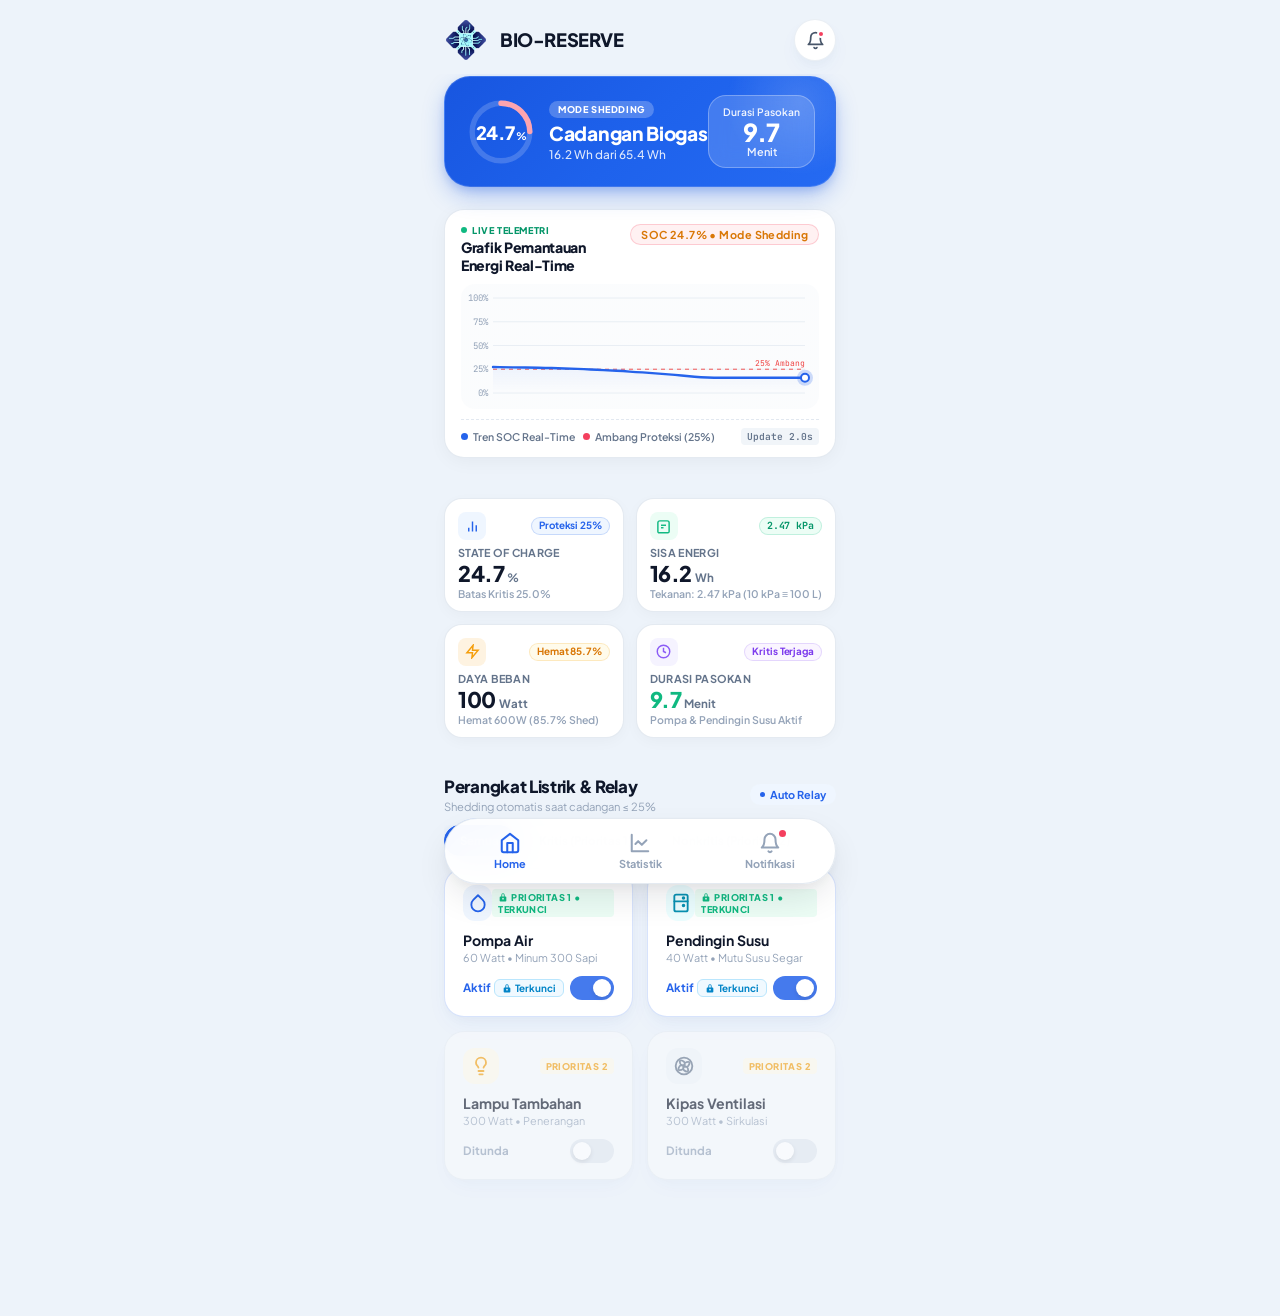
<file: index.html>
<!DOCTYPE html>
<html lang="id">
<head>
  <meta charset="UTF-8" />
  <meta http-equiv="refresh" content="0; url=app/" />
  <title>BIO-RESERVE Redirect</title>
  <script>
    window.location.replace("app/");
  </script>
</head>
<body style="font-family: sans-serif; background: #0a0e17; color: #fff; display: flex; align-items: center; justify-content: center; height: 100vh; margin: 0;">
  <p>Mengarahkan ke BIO-RESERVE Dashboard... <a href="app/" style="color: #10b981;">Klik di sini</a> jika tidak beralih otomatis.</p>
</body>
</html>
</file>
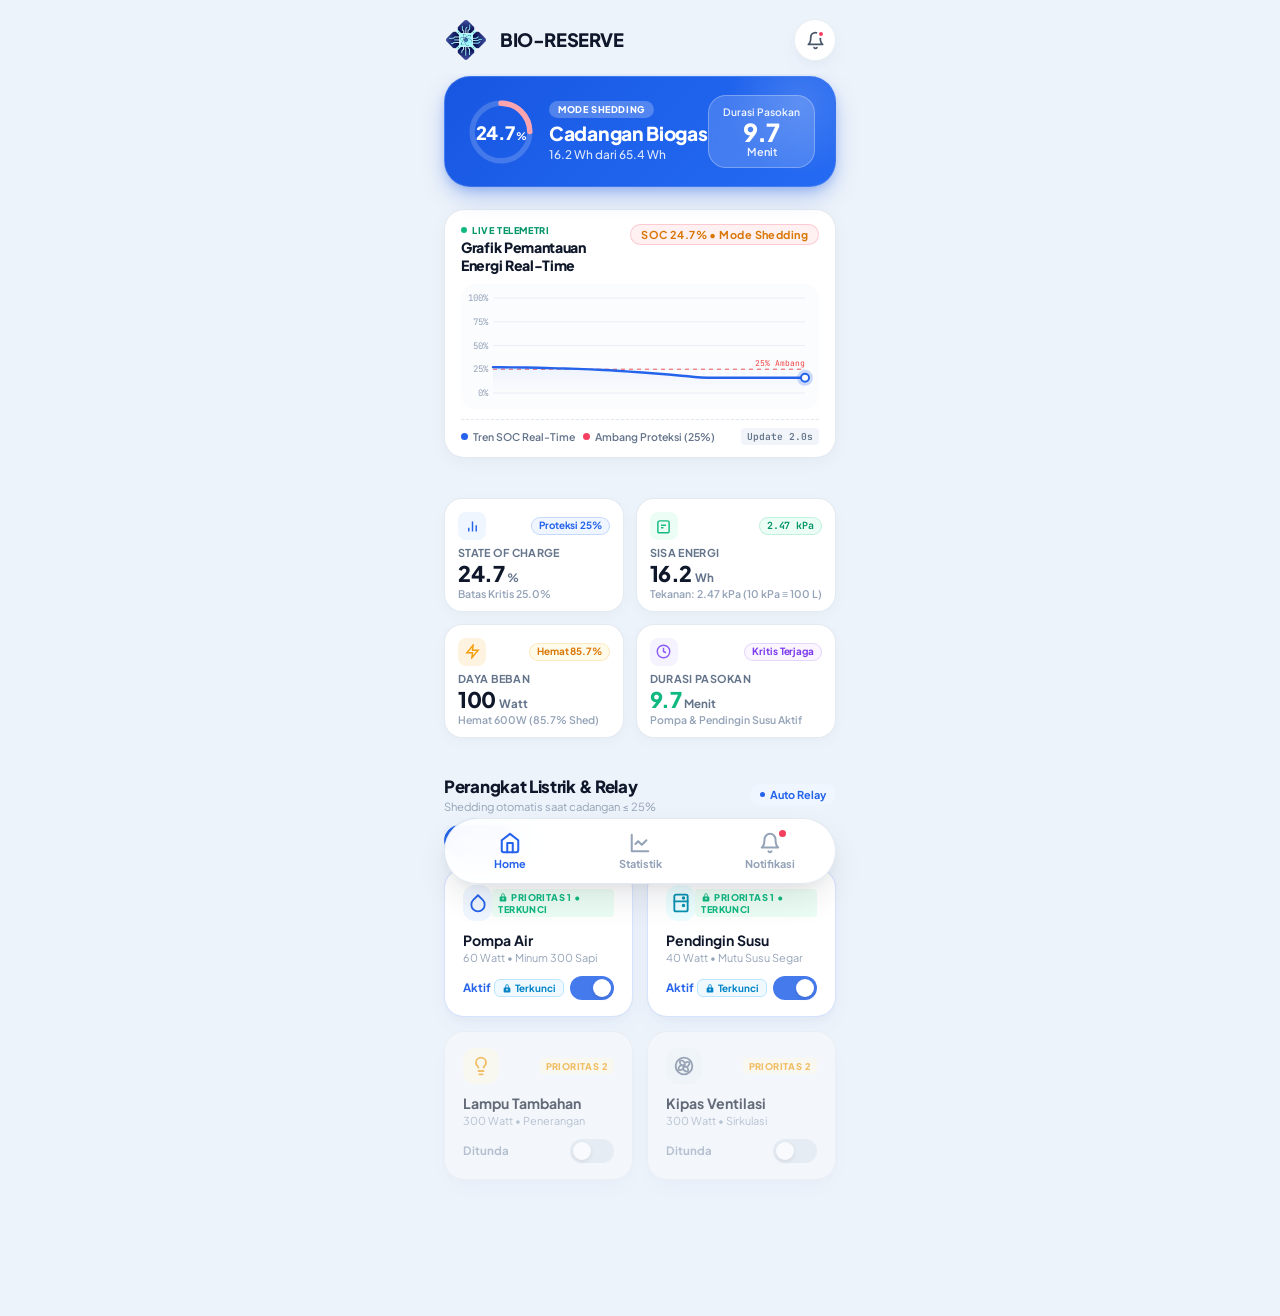
<file: app/index.html>
<!DOCTYPE html>
<html lang="id">
<head>
  <meta charset="UTF-8" />
  <meta name="viewport" content="width=device-width, initial-scale=1.0, maximum-scale=1.0, user-scalable=no, viewport-fit=cover" />
  <title>BIO-RESERVE • Smart Energy Management</title>
  
  <!-- Modern Clean Typography: Plus Jakarta Sans -->
  <link rel="preconnect" href="https://fonts.googleapis.com">
  <link rel="preconnect" href="https://fonts.gstatic.com" crossorigin>
  <link href="https://fonts.googleapis.com/css2?family=Plus+Jakarta+Sans:wght@400;500;600;700;800&family=JetBrains+Mono:wght@500;600;700&display=swap" rel="stylesheet">
  
  <link rel="stylesheet" href="style.css?v=20261016h" />
</head>
<body>

  <!-- Mobile Viewport Container -->
  <div class="app-viewport">

    <!-- TOP HEADER (Clean Title: BIO-RESERVE) -->
    <header class="top-nav-bar">
      <div class="user-profile">
        <div class="avatar-box" title="Logo MATRIX">
          <img src="LOGO_MATRIX.png" alt="Logo MATRIX" style="width: 100%; height: 100%; object-fit: contain; border-radius: inherit;" />
        </div>
        <div class="profile-text">
          <h1 class="welcome-text">BIO-RESERVE</h1>
        </div>
      </div>

      <div class="header-actions">
        <button id="notifBtn" class="circle-btn" aria-label="Pusat Peringatan">
          <svg width="19" height="19" viewBox="0 0 24 24" fill="none" stroke="currentColor" stroke-width="2.2" stroke-linecap="round" stroke-linejoin="round">
            <path d="M18 8A6 6 0 0 0 6 8c0 7-3 9-3 9h18s-3-2-3-9"></path>
            <path d="M13.73 21a2 2 0 0 1-3.46 0"></path>
          </svg>
          <span class="notif-badge-dot active" id="notifBadgeDot"></span>
        </button>
      </div>
    </header>

    <!-- SCROLLABLE CONTENT BODY -->
    <main class="main-content-scroll">

      <!-- ================= TAB VIEW 1: DASHBOARD (HOME) ================= -->
      <div class="page-view active" id="pageDashboard">

        <!-- HERO BLUE CARD (Matches user screenshot) -->
        <section class="hero-blue-card">
          <!-- Left: Circle Dial -->
          <div class="hero-soc-circle">
            <svg class="hero-circle-svg" viewBox="0 0 100 100">
              <circle class="circle-bg" cx="50" cy="50" r="40"></circle>
              <circle class="circle-bar" id="heroCircleBar" cx="50" cy="50" r="40"></circle>
            </svg>
            <div class="hero-circle-text">
              <span class="hero-soc-num" id="heroSocNum">24.7</span><span class="hero-soc-percent">%</span>
            </div>
          </div>

          <!-- Center: MODE SHEDDING + Cadangan Biogas + 16.2 Wh dari 65.4 Wh -->
          <div class="hero-titles">
            <span class="hero-badge-pill" id="heroStatusBadge">MODE SHEDDING</span>
            <h2 class="hero-heading">Cadangan Biogas</h2>
            <span class="hero-sub" id="heroEnergySub">16.2 Wh dari 65.4 Wh</span>
          </div>

          <!-- Right: Durasi Pasokan 9.7 Menit Glass Bubble -->
          <div class="duration-highlight-bubble">
            <span class="dur-label">Durasi Pasokan</span>
            <span class="dur-number" id="heroDurationNum">9.7</span>
            <span class="dur-unit" id="heroDurationUnit">Menit</span>
          </div>
        </section>

        <!-- 2. GRAFIK TERINTEGRASI LANGSUNG DI DASHBOARD (Real-Time Energy Monitoring) -->
        <section class="dash-chart-section">
          <div class="dash-chart-card">
            <div class="dash-chart-header">
              <div class="dash-chart-title-wrap">
                <div class="dash-live-indicator">
                  <span class="live-dot-pulse"></span>
                  <span class="live-text-tag">LIVE TELEMETRI</span>
                </div>
                <h3 class="dash-chart-heading">Grafik Pemantauan Energi Real-Time</h3>
              </div>
              <span class="dash-chart-status-pill stat-pill-red" id="dashChartStatusPill">SOC 24.7% • Mode Shedding</span>
            </div>

            <!-- Mini Live Canvas Plotter -->
            <div class="dash-canvas-container">
              <canvas id="dashCanvas" width="380" height="140"></canvas>
            </div>

            <!-- Chart Footer Meta Legend -->
            <div class="dash-chart-footer">
              <div class="dash-footer-item">
                <span class="dash-footer-dot dot-blue"></span>
                <span>Tren SOC Real-Time</span>
              </div>
              <div class="dash-footer-item">
                <span class="dash-footer-dot dot-red"></span>
                <span>Ambang Proteksi (25%)</span>
              </div>
              <div class="dash-footer-item right-align">
                <span class="dash-freq-tag">Update 2.0s</span>
              </div>
            </div>
          </div>
        </section>

        <!-- 3. 4 PRIMARY CORE METRICS (State of Charge, Sisa Energi, Daya Beban, Durasi Pasokan) -->
        <section class="core-metrics-quad-grid">
          <!-- Metric 1: State of Charge -->
          <div class="quad-metric-card">
            <div class="quad-metric-head">
              <div class="quad-icon-box bg-blue-soft text-blue">
                <svg width="15" height="15" viewBox="0 0 24 24" fill="none" stroke="currentColor" stroke-width="2.3">
                  <path d="M18 20V10"></path>
                  <path d="M12 20V4"></path>
                  <path d="M6 20v-6"></path>
                </svg>
              </div>
              <span class="quad-pill-badge badge-blue">Proteksi 25%</span>
            </div>
            <span class="quad-metric-title">State of Charge</span>
            <div class="quad-metric-digits">
              <strong class="quad-big-num" id="quadSocNum">24.7</strong>
              <span class="quad-num-unit">%</span>
            </div>
            <span class="quad-metric-sub">Batas Kritis 25.0%</span>
          </div>

          <!-- Metric 2: Sisa Energi -->
          <div class="quad-metric-card">
            <div class="quad-metric-head">
              <div class="quad-icon-box bg-emerald-soft text-emerald">
                <svg width="15" height="15" viewBox="0 0 24 24" fill="none" stroke="currentColor" stroke-width="2.3">
                  <path d="M6 3h12a3 3 0 0 1 3 3v14a2 2 0 0 1-2 2H5a2 2 0 0 1-2-2V6a3 3 0 0 1 3-3z"></path>
                  <line x1="8" y1="10" x2="16" y2="10"></line>
                  <line x1="8" y1="14" x2="12" y2="14"></line>
                </svg>
              </div>
              <span class="quad-pill-badge badge-green" id="quadPressureChip">2.47 kPa</span>
            </div>
            <span class="quad-metric-title">Sisa Energi</span>
            <div class="quad-metric-digits">
              <strong class="quad-big-num" id="quadEnergyWh">16.2</strong>
              <span class="quad-num-unit">Wh</span>
            </div>
            <span class="quad-metric-sub" id="quadVolumeSub">Tekanan: 2.47 kPa (10 kPa ≡ 100 L)</span>
          </div>

          <!-- Metric 3: Daya Beban -->
          <div class="quad-metric-card">
            <div class="quad-metric-head">
              <div class="quad-icon-box bg-amber-soft text-amber">
                <svg width="15" height="15" viewBox="0 0 24 24" fill="none" stroke="currentColor" stroke-width="2.3">
                  <polygon points="13 2 3 14 12 14 11 22 21 10 12 10 13 2"></polygon>
                </svg>
              </div>
              <span class="quad-pill-badge badge-amber" id="quadShedSavingsBadge">Hemat 85.7%</span>
            </div>
            <span class="quad-metric-title">Daya Beban</span>
            <div class="quad-metric-digits">
              <strong class="quad-big-num" id="statWattsNum">100</strong>
              <span class="quad-num-unit">Watt</span>
            </div>
            <span class="quad-metric-sub" id="statPowerSub">Beban 600W Ditunda</span>
          </div>

          <!-- Metric 4: Durasi Pasokan -->
          <div class="quad-metric-card">
            <div class="quad-metric-head">
              <div class="quad-icon-box bg-purple-soft text-purple">
                <svg width="15" height="15" viewBox="0 0 24 24" fill="none" stroke="currentColor" stroke-width="2.3">
                  <circle cx="12" cy="12" r="10"></circle>
                  <polyline points="12 6 12 12 16 14"></polyline>
                </svg>
              </div>
              <span class="quad-pill-badge badge-purple" id="quadDurationBadge">Kritis Terjaga</span>
            </div>
            <span class="quad-metric-title">Durasi Pasokan</span>
            <div class="quad-metric-digits">
              <strong class="quad-big-num text-emerald" id="quadDurationVal">9.8</strong>
              <span class="quad-num-unit" id="quadDurationUnit">Menit</span>
            </div>
            <span class="quad-metric-sub" id="quadDurationSub">Pompa & Pendingin Susu Aktif</span>
          </div>
        </section>

        <!-- DEVICES & RELAY CONTROLLER (With Category Filter Placed Right Above It) -->
        <section class="devices-section">
          
          <div class="section-heading-bar">
            <div>
              <h3 class="section-title-clean">Perangkat Listrik & Relay</h3>
              <span class="section-sub-clean">Shedding otomatis saat cadangan &le; 25%</span>
            </div>
            <span class="auto-active-badge">
              <span class="dot-live"></span>
              Auto Relay
            </span>
          </div>

          <!-- Filter Pills for Devices -->
          <div class="device-filter-pills">
            <button class="cat-pill active" data-category="all">Semua</button>
            <button class="cat-pill" data-category="critical">Kritis (Prioritas 1)</button>
            <button class="cat-pill" data-category="noncritical">Nonkritis (Prioritas 2)</button>
          </div>

          <div class="devices-card-grid">

            <!-- Device 1: Pompa Air (Kritis) -->
            <div class="device-card-item is-critical" data-category="critical">
              <div class="device-header-row">
                <div class="device-avatar avatar-blue">
                  <svg width="20" height="20" viewBox="0 0 24 24" fill="none" stroke="currentColor" stroke-width="2.2" stroke-linecap="round" stroke-linejoin="round">
                    <path d="M12 2.69l5.66 5.66a8 8 0 1 1-11.31 0z"></path>
                  </svg>
                </div>
                <span class="priority-label label-crit"><svg width="10" height="10" viewBox="0 0 24 24" fill="currentColor" style="vertical-align:-1px; margin-right:3px;"><path d="M18 11H16V7a4 4 0 0 0-8 0v4H6a2 2 0 0 0-2 2v8a2 2 0 0 0 2 2h12a2 2 0 0 0 2-2v-8a2 2 0 0 0-2-2zm-6 7a2 2 0 1 1 0-4 2 2 0 0 1 0 4zm2-7h-4V7a2 2 0 0 1 4 0v4z"/></svg>Prioritas 1 • Terkunci</span>
              </div>
              <div class="device-text-meta">
                <h4 class="device-item-name">Pompa Air</h4>
                <span class="device-item-power">60 Watt • Minum 300 Sapi</span>
              </div>
              <div class="device-action-row">
                <span class="relay-state-text text-blue">Aktif</span>
                <div class="relay-switch-locked-wrap">
                  <span class="interlock-badge" title="Interlock aktif — tidak dapat dimatikan">
                    <svg width="10" height="10" viewBox="0 0 24 24" fill="currentColor"><path d="M18 11H16V7a4 4 0 0 0-8 0v4H6a2 2 0 0 0-2 2v8a2 2 0 0 0 2 2h12a2 2 0 0 0 2-2v-8a2 2 0 0 0-2-2zm-6 7a2 2 0 1 1 0-4 2 2 0 0 1 0 4zm2-7h-4V7a2 2 0 0 1 4 0v4z"/></svg>
                    Terkunci
                  </span>
                  <label class="dribbble-switch disabled" title="Terkunci: Prioritas 1 selalu aktif">
                    <input type="checkbox" checked disabled />
                    <span class="dribbble-slider"></span>
                  </label>
                </div>
              </div>
            </div>

            <!-- Device 2: Pendingin Susu (Kritis) -->
            <div class="device-card-item is-critical" data-category="critical">
              <div class="device-header-row">
                <div class="device-avatar avatar-cyan">
                  <svg width="20" height="20" viewBox="0 0 24 24" fill="none" stroke="currentColor" stroke-width="2.2" stroke-linecap="round" stroke-linejoin="round">
                    <rect x="4" y="2" width="16" height="20" rx="2"></rect>
                    <line x1="4" y1="10" x2="20" y2="10"></line>
                    <circle cx="15" cy="6" r="1"></circle>
                    <circle cx="15" cy="15" r="1"></circle>
                  </svg>
                </div>
                <span class="priority-label label-crit"><svg width="10" height="10" viewBox="0 0 24 24" fill="currentColor" style="vertical-align:-1px; margin-right:3px;"><path d="M18 11H16V7a4 4 0 0 0-8 0v4H6a2 2 0 0 0-2 2v8a2 2 0 0 0 2 2h12a2 2 0 0 0 2-2v-8a2 2 0 0 0-2-2zm-6 7a2 2 0 1 1 0-4 2 2 0 0 1 0 4zm2-7h-4V7a2 2 0 0 1 4 0v4z"/></svg>Prioritas 1 • Terkunci</span>
              </div>
              <div class="device-text-meta">
                <h4 class="device-item-name">Pendingin Susu</h4>
                <span class="device-item-power">40 Watt • Mutu Susu Segar</span>
              </div>
              <div class="device-action-row">
                <span class="relay-state-text text-blue">Aktif</span>
                <div class="relay-switch-locked-wrap">
                  <span class="interlock-badge" title="Interlock aktif — tidak dapat dimatikan">
                    <svg width="10" height="10" viewBox="0 0 24 24" fill="currentColor"><path d="M18 11H16V7a4 4 0 0 0-8 0v4H6a2 2 0 0 0-2 2v8a2 2 0 0 0 2 2h12a2 2 0 0 0 2-2v-8a2 2 0 0 0-2-2zm-6 7a2 2 0 1 1 0-4 2 2 0 0 1 0 4zm2-7h-4V7a2 2 0 0 1 4 0v4z"/></svg>
                    Terkunci
                  </span>
                  <label class="dribbble-switch disabled" title="Terkunci: Prioritas 1 selalu aktif">
                    <input type="checkbox" checked disabled />
                    <span class="dribbble-slider"></span>
                  </label>
                </div>
              </div>
            </div>

            <!-- Device 3: Lampu Kandang (Nonkritis) -->
            <div class="device-card-item is-shedded" id="cardDeviceLight" data-category="noncritical">
              <div class="device-header-row">
                <div class="device-avatar avatar-amber">
                  <svg width="20" height="20" viewBox="0 0 24 24" fill="none" stroke="currentColor" stroke-width="2.2" stroke-linecap="round" stroke-linejoin="round">
                    <path d="M9 18h6"></path>
                    <path d="M10 22h4"></path>
                    <path d="M15.09 14c.18-.98.65-1.74 1.41-2.5A4.65 4.65 0 0 0 18 8 6 6 0 0 0 6 8c0 1 .23 2.23 1.5 3.5A4.61 4.61 0 0 1 8.91 14"></path>
                  </svg>
                </div>
                <span class="priority-label label-noncrit">Prioritas 2</span>
              </div>
              <div class="device-text-meta">
                <h4 class="device-item-name">Lampu Tambahan</h4>
                <span class="device-item-power">300 Watt • Penerangan</span>
              </div>
              <div class="device-action-row">
                <span class="relay-state-text" id="labelLightState">Ditunda</span>
                <label class="dribbble-switch">
                  <input type="checkbox" id="switchLight" />
                  <span class="dribbble-slider"></span>
                </label>
              </div>
            </div>

            <!-- Device 4: Kipas Ventilasi (Nonkritis) -->
            <div class="device-card-item is-shedded" id="cardDeviceFan" data-category="noncritical">
              <div class="device-header-row">
                <div class="device-avatar avatar-slate">
                  <svg width="20" height="20" viewBox="0 0 24 24" fill="none" stroke="currentColor" stroke-width="2.2" stroke-linecap="round" stroke-linejoin="round">
                    <circle cx="12" cy="12" r="10"></circle>
                    <path d="M12 12c0-3 2.5-5 5-5s2 2.5 0 5-5 0-5 0zm0 0c-3 0-5-2.5-5-5s2.5-2 5 0 0 5 0 5zm0 0c0 3-2.5 5-5 5s-2-2.5 0-5 5 0 5 0zm0 0c3 0 5 2.5 5 5s-2.5 2-5 0 0-5 0-5z"></path>
                  </svg>
                </div>
                <span class="priority-label label-noncrit">Prioritas 2</span>
              </div>
              <div class="device-text-meta">
                <h4 class="device-item-name">Kipas Ventilasi</h4>
                <span class="device-item-power">300 Watt • Sirkulasi</span>
              </div>
              <div class="device-action-row">
                <span class="relay-state-text" id="labelFanState">Ditunda</span>
                <label class="dribbble-switch">
                  <input type="checkbox" id="switchFan" />
                  <span class="dribbble-slider"></span>
                </label>
              </div>
            </div>

          </div>
        </section>

      </div> <!-- /pageDashboard -->

      <!-- ================= TAB VIEW 2: GRAFIK & ANALITIK ================= -->
      <div class="page-view" id="pageAnalytics">
        
        <section class="chart-clean-card">
          <div class="chart-top-bar">
            <h3 class="chart-heading" id="chartTitleText">Grafik Penggunaan Energi</h3>
            <div class="timeframe-pills-group">
              <button class="time-tab active" data-range="live">Live</button>
              <button class="time-tab" data-range="day">Hari</button>
              <button class="time-tab" data-range="week">Minggu</button>
            </div>
          </div>

          <div class="chart-main-stat">
            <div class="stat-number-flex">
              <span class="chart-big-num" id="chartLiveStatVal">24.7%</span>
              <span class="stat-pill-red" id="chartStatBadge">Mode Shedding</span>
            </div>
            <span class="chart-stat-sub" id="chartStatSub">Batas otomatis pemutus relay pada SOC 25.0%</span>
          </div>

          <div class="chart-canvas-box" id="chartCanvasBox">
            <canvas id="smoothSplineCanvas" width="420" height="210"></canvas>
            
            <!-- Sleek Floating Tooltip (Reference Image: 13.7 GB / Dec 21 style) -->
            <div class="chart-crypto-tooltip" id="chartCryptoTooltip">
              <div class="ref-tooltip-val">
                <span class="ref-tt-num" id="tooltipSoc">24.7%</span>
                <span class="ref-tt-divider">&bull;</span>
                <span class="ref-tt-sub" id="tooltipPower">100 W</span>
              </div>
              <div class="ref-tooltip-meta">
                <span class="ref-tt-date" id="tooltipTime">14:00 WIB</span>
                <span class="ref-tt-badge badge-normal" id="tooltipBadge">Normal</span>
              </div>
            </div>
          </div>

          <!-- Dynamic Time Axis Labels Bar -->
          <div class="chart-time-axis-labels" id="chartTimeAxisLabels">
            <span>60s lalu</span>
            <span>45s</span>
            <span>30s</span>
            <span>15s</span>
            <span>Sekarang</span>
          </div>

          <div class="chart-legend-box" id="chartLegendBox">
            <div class="legend-unit">
              <span class="legend-dot dot-blue"></span>
              <span id="legendLabelCurve">Tren Cadangan SOC (%)</span>
            </div>
            <div class="legend-unit" id="legendUnitThreshold">
              <span class="legend-dot dot-red"></span>
              <span>Ambang Batas Proteksi (25%)</span>
            </div>
          </div>

          <!-- Tri-Metric Summary Row (Directly matching Reference Image: Data, Call, SMS style) -->
          <div class="chart-tri-metrics-row" id="chartAnalyticsSummary">
            <div class="tri-metric-item">
              <div class="tri-icon-box icon-biogas">
                <svg width="15" height="15" viewBox="0 0 24 24" fill="none" stroke="currentColor" stroke-width="2.3" stroke-linecap="round" stroke-linejoin="round">
                  <path d="M12 2v8"></path>
                  <path d="m4.93 10.93 1.41 1.41"></path>
                  <path d="M2 18h2"></path>
                  <path d="M20 18h2"></path>
                  <path d="m19.07 10.93-1.41 1.41"></path>
                  <path d="M22 22H2"></path>
                  <path d="m16 6-4-4-4 4"></path>
                  <path d="M16 18a4 4 0 0 0-8 0"></path>
                </svg>
              </div>
              <div class="tri-text-wrap">
                <span class="tri-label" id="summaryLabel1">Total Biogas</span>
                <strong class="tri-value" id="summaryVal1">3.685 L</strong>
              </div>
            </div>

            <div class="tri-metric-item">
              <div class="tri-icon-box icon-pump">
                <svg width="15" height="15" viewBox="0 0 24 24" fill="none" stroke="currentColor" stroke-width="2.3" stroke-linecap="round" stroke-linejoin="round">
                  <path d="M12 22a7 7 0 0 0 7-7c0-2-1-3.9-3-5.5s-3.5-4-4-6.5c-.5 2.5-2 4.9-4 6.5C6 11.1 5 13 5 15a7 7 0 0 0 7 7z"></path>
                </svg>
              </div>
              <div class="tri-text-wrap">
                <span class="tri-label" id="summaryLabel2">Pasokan Pompa</span>
                <strong class="tri-value text-emerald" id="summaryVal2">24/7 Aman</strong>
              </div>
            </div>

            <div class="tri-metric-item">
              <div class="tri-icon-box icon-savings">
                <svg width="15" height="15" viewBox="0 0 24 24" fill="none" stroke="currentColor" stroke-width="2.3" stroke-linecap="round" stroke-linejoin="round">
                  <path d="m13 2-2 2.5V8l5-3-3 9 7 3-12 8 3-10-6-3 5-3"></path>
                </svg>
              </div>
              <div class="tri-text-wrap">
                <span class="tri-label" id="summaryLabel3">Hemat Beban</span>
                <strong class="tri-value text-blue" id="summaryVal3">28.5 kWh</strong>
              </div>
            </div>
          </div>
        </section>

        <!-- SENSOR & HARDWARE TELEMETRY DIAGNOSTICS (Informatif, Interaktif & Edukatif) -->
        <section class="section-container">
          <div class="section-heading-bar">
            <div>
              <h3 class="section-title-clean">Parameter Sensor & Node</h3>
              <span class="section-sub-clean">Telemetri perangkat keras & edge computing</span>
            </div>
          </div>

          <div class="sensor-cards-stack">

            <!-- Card 1: Sensor Tekanan MPX5010DP -->
            <div class="sensor-hardware-card" id="cardSensorPressure">
              <div class="hw-top-row">
                <div class="hw-ident">
                  <div class="hw-icon-box icon-gauge">
                    <svg width="20" height="20" viewBox="0 0 24 24" fill="none" stroke="#2563eb" stroke-width="2.2" stroke-linecap="round" stroke-linejoin="round">
                      <circle cx="12" cy="12" r="10"></circle>
                      <path d="m14 14-4-4"></path>
                      <path d="M12 6v2"></path>
                      <path d="M6 12h2"></path>
                      <path d="M18 12h2"></path>
                    </svg>
                  </div>
                  <div>
                    <div class="hw-name-row">
                      <span class="hw-title">Sensor Tekanan Gas (MPX5010DP)</span>
                      <span class="hw-badge-adc">ADC GPIO34</span>
                    </div>
                    <span class="hw-purpose">Deteksi volume tersisa tangki biogas Sei Temiang</span>
                  </div>
                </div>
                <div class="hw-reading-box">
                  <span class="hw-live-number" id="diagPressureVal">2.47</span>
                  <span class="hw-live-unit">kPa</span>
                </div>
              </div>

              <!-- Barometer Gauge Bar -->
              <div class="hw-bar-track">
                <div class="hw-bar-fill" id="pressureBarFill" style="width: 24.7%;"></div>
              </div>

              <div class="hw-footer-meta">
                <span class="hw-meta-item">Tekanan: <strong id="diagVolumeSub">2.47 kPa</strong></span>
                <span class="hw-meta-item">Pemetaan: <strong class="text-blue">10 kPa ≡ 100 L (linier)</strong></span>
                <span class="hw-meta-item">Status: <strong class="text-amber" id="diagPressureStatus">Ambang Kritis (24.7%)</strong></span>
              </div>
            </div>

            <!-- Card 2: Sensor Daya Listrik PZEM-004T -->
            <div class="sensor-hardware-card" id="cardSensorPower">
              <div class="hw-top-row">
                <div class="hw-ident">
                  <div class="hw-icon-box icon-power-meter">
                    <svg width="20" height="20" viewBox="0 0 24 24" fill="none" stroke="#0891b2" stroke-width="2.2" stroke-linecap="round" stroke-linejoin="round">
                      <path d="M22 12h-4l-3 9L9 3l-3 9H2"></path>
                    </svg>
                  </div>
                  <div>
                    <div class="hw-name-row">
                      <span class="hw-title">Sensor Daya Listrik (PZEM-004T)</span>
                      <span class="hw-badge-comm">UART TTL (115200)</span>
                    </div>
                    <span class="hw-purpose">Monitoring real-time tegangan & beban aktif AC</span>
                  </div>
                </div>
                <div class="hw-reading-box">
                  <span class="hw-live-number" id="diagPowerNumber">100</span>
                  <span class="hw-live-unit">Watt</span>
                </div>
              </div>

              <!-- 4-Quadrant Metric Chips -->
              <div class="pzem-quad-grid">
                <div class="pzem-mini-chip">
                  <span class="pzem-chip-label">Tegangan</span>
                  <strong class="pzem-chip-val" id="diagVoltVal">220.4 V</strong>
                </div>
                <div class="pzem-mini-chip">
                  <span class="pzem-chip-label">Arus Listrik</span>
                  <strong class="pzem-chip-val" id="diagAmpsVal">0.45 A</strong>
                </div>
                <div class="pzem-mini-chip">
                  <span class="pzem-chip-label">Frekuensi</span>
                  <strong class="pzem-chip-val">50.0 Hz</strong>
                </div>
                <div class="pzem-mini-chip">
                  <span class="pzem-chip-label">Power Factor</span>
                  <strong class="pzem-chip-val">0.98 cos &phi;</strong>
                </div>
              </div>

              <div class="hw-footer-meta">
                <span class="hw-meta-item">Beban Kritis: <strong>100 W (Aktif)</strong></span>
                <span class="hw-meta-item">Nonkritis: <strong class="text-rose" id="diagShedLabel">600 W (Ditunda)</strong></span>
              </div>
            </div>

            <!-- Card 3: Mikrokontroler ESP32 Gateway (FUTURISTIC & ATTRACTIVE) -->
            <div class="sensor-hardware-card esp32-highlight-card" id="cardSensorEsp32">
              <div class="hw-top-row">
                <div class="hw-ident">
                  <div class="hw-icon-box icon-esp32">
                    <svg width="20" height="20" viewBox="0 0 24 24" fill="none" stroke="#10b981" stroke-width="2.2" stroke-linecap="round" stroke-linejoin="round">
                      <rect x="4" y="4" width="16" height="16" rx="2"></rect>
                      <rect x="9" y="9" width="6" height="6"></rect>
                      <line x1="9" y1="1" x2="9" y2="4"></line>
                      <line x1="15" y1="1" x2="15" y2="4"></line>
                      <line x1="9" y1="20" x2="9" y2="23"></line>
                      <line x1="15" y1="20" x2="15" y2="23"></line>
                      <line x1="20" y1="9" x2="23" y2="9"></line>
                      <line x1="20" y1="14" x2="23" y2="14"></line>
                      <line x1="1" y1="9" x2="4" y2="9"></line>
                      <line x1="1" y1="14" x2="4" y2="14"></line>
                    </svg>
                  </div>
                  <div>
                    <div class="hw-name-row">
                      <span class="hw-title">Mikrokontroler ESP32 Node</span>
                      <div class="esp-online-pill">
                        <span class="esp-pulse-dot"></span>
                        <span class="esp-online-text">ONLINE</span>
                      </div>
                    </div>
                    <span class="hw-purpose">Edge Computing • FreeRTOS Load Shedding Controller</span>
                  </div>
                </div>
                <div class="hw-reading-box">
                  <span class="hw-live-number text-emerald" id="diagPingVal">24</span>
                  <span class="hw-live-unit">ms</span>
                </div>
              </div>

              <!-- ESP32 Telemetry Dashboard Metrics -->
              <div class="esp-specs-grid">
                <div class="esp-spec-box">
                  <span class="esp-spec-label">WiFi RSSI</span>
                  <div class="esp-spec-with-icon">
                    <svg width="13" height="13" viewBox="0 0 24 24" fill="none" stroke="currentColor" stroke-width="2.2">
                      <path d="M5 12.55a11 11 0 0 1 14.08 0"></path>
                      <path d="M1.42 9a16 16 0 0 1 21.16 0"></path>
                      <path d="M8.53 16.11a6 6 0 0 1 6.95 0"></path>
                      <line x1="12" y1="20" x2="12.01" y2="20"></line>
                    </svg>
                    <strong id="diagWifiRssi">-68 dBm</strong>
                  </div>
                </div>
                <div class="esp-spec-box">
                  <span class="esp-spec-label">CPU Load</span>
                  <strong id="diagCpuLoad">12 %</strong>
                </div>
                <div class="esp-spec-box">
                  <span class="esp-spec-label">Free Heap</span>
                  <strong id="diagFreeHeap">218 KB</strong>
                </div>
                <div class="esp-spec-box">
                  <span class="esp-spec-label">Task Shedding</span>
                  <strong class="text-blue">Auto Loop (1s)</strong>
                </div>
              </div>

              <div class="hw-footer-meta">
                <span class="hw-meta-item">Uptime: <strong id="diagUptime">0d 0h 14m</strong></span>
                <span class="hw-meta-item">Protokol: <strong>MQTT / JSON</strong></span>
              </div>
            </div>

            <!-- Card 4: 4-Channel Solid State Relay (Relay Node Controller) -->
            <div class="sensor-hardware-card" id="cardSensorRelay">
              <div class="hw-top-row">
                <div class="hw-ident">
                  <div class="hw-icon-box icon-relay">
                    <svg width="20" height="20" viewBox="0 0 24 24" fill="none" stroke="#f59e0b" stroke-width="2.2" stroke-linecap="round" stroke-linejoin="round">
                      <rect x="2" y="7" width="20" height="14" rx="2" ry="2"></rect>
                      <path d="M16 21V5a2 2 0 0 0-2-2h-4a2 2 0 0 0-2 2v16"></path>
                    </svg>
                  </div>
                  <div>
                    <div class="hw-name-row">
                      <span class="hw-title">Modul 4-CH SSR Relay Node</span>
                      <span class="hw-badge-comm">Optocoupler 250V/10A</span>
                    </div>
                    <span class="hw-purpose">Pemutus fisik beban listrik AC kandang ternak</span>
                  </div>
                </div>
                <div class="hw-reading-box">
                  <span class="hw-live-number text-blue" id="diagRelayClosedCount">2/4</span>
                  <span class="hw-live-unit">ON</span>
                </div>
              </div>

              <!-- Relay 4 Channels Matrix -->
              <div class="relay-channels-grid">
                <div class="relay-ch-pill is-closed">
                  <span class="ch-dot"></span>
                  <span class="ch-name">CH1: Pompa 60W</span>
                  <span class="ch-state">CLOSED</span>
                </div>
                <div class="relay-ch-pill is-closed">
                  <span class="ch-dot"></span>
                  <span class="ch-name">CH2: Pendingin Susu 40W</span>
                  <span class="ch-state">CLOSED</span>
                </div>
                <div class="relay-ch-pill is-open" id="relayCh3Pill">
                  <span class="ch-dot"></span>
                  <span class="ch-name">CH3: Lampu 300W</span>
                  <span class="ch-state" id="relayCh3State">OPEN (SHED)</span>
                </div>
                <div class="relay-ch-pill is-open" id="relayCh4Pill">
                  <span class="ch-dot"></span>
                  <span class="ch-name">CH4: Kipas 300W</span>
                  <span class="ch-state" id="relayCh4State">OPEN (SHED)</span>
                </div>
              </div>

              <div class="hw-footer-meta">
                <span class="hw-meta-item">Aturan: <strong>Cut-off otomatis saat SOC &le; 25%</strong></span>
              </div>
            </div>

          </div>
        </section>

      </div> <!-- /pageAnalytics -->



      <!-- ================= TAB VIEW 3: NOTIFIKASI ================= -->
      <div class="page-view" id="pageNotifications">
        
        <section class="section-container">
          <!-- Notification Center Header -->
          <div class="notif-center-header">
            <div class="notif-title-group">
              <h2 class="notif-center-title">Pusat Notifikasi</h2>
              <span class="notif-center-sub">Peringatan otomatis & telemetri BIO-RESERVE</span>
            </div>
          </div>

          <!-- Segmented Filter Tabs (Inspirasi Image 2) -->
          <div class="notif-segmented-bar">
            <button class="notif-seg-pill active" data-filter="all">
              <span>Semua</span>
              <span class="notif-pill-count" id="notifCountAll">4</span>
            </button>
            <button class="notif-seg-pill" data-filter="crit">
              <span>Kritis</span>
              <span class="notif-pill-count" id="notifCountCrit">2</span>
            </button>
            <button class="notif-seg-pill" data-filter="info">
              <span>Status</span>
              <span class="notif-pill-count" id="notifCountInfo">2</span>
            </button>
          </div>

          <!-- Notification Cards List (Inspirasi Image 1 & 2) -->
          <div class="notif-cards-list" id="notifListContainer">
            <!-- Dynamic Notification Items -->
          </div>
        </section>

      </div> <!-- /pageNotifications -->

    </main>

    <!-- FLOATING TOAST PILL -->
    <div class="floating-toast-bubble" id="floatingToastPill"></div>

    <!-- CURVED BOTTOM APP NAVIGATION BAR (With Real House Icon for Home) -->
    <nav class="curved-bottom-dock">
      <button class="dock-item-btn active" data-target="pageDashboard">
        <div class="dock-icon-box">
          <!-- Real House Icon for Home -->
          <svg width="22" height="22" viewBox="0 0 24 24" fill="none" stroke="currentColor" stroke-width="2.2" stroke-linecap="round" stroke-linejoin="round">
            <path d="m3 9 9-7 9 7v11a2 2 0 0 1-2 2H5a2 2 0 0 1-2-2z"></path>
            <polyline points="9 22 9 12 15 12 15 22"></polyline>
          </svg>
        </div>
        <span class="dock-label">Home</span>
      </button>

      <button class="dock-item-btn" data-target="pageAnalytics">
        <div class="dock-icon-box">
          <svg width="22" height="22" viewBox="0 0 24 24" fill="none" stroke="currentColor" stroke-width="2.2" stroke-linecap="round" stroke-linejoin="round">
            <path d="M3 3v18h18"></path>
            <path d="m19 9-5 5-4-4-3 3"></path>
          </svg>
        </div>
        <span class="dock-label">Statistik</span>
      </button>

      <button class="dock-item-btn" data-target="pageNotifications">
        <div class="dock-icon-box">
          <svg width="22" height="22" viewBox="0 0 24 24" fill="none" stroke="currentColor" stroke-width="2.2" stroke-linecap="round" stroke-linejoin="round">
            <path d="M18 8A6 6 0 0 0 6 8c0 7-3 9-3 9h18s-3-2-3-9"></path>
            <path d="M13.73 21a2 2 0 0 1-3.46 0"></path>
          </svg>
          <span class="dock-alert-dot active" id="tabBadgeDot"></span>
        </div>
        <span class="dock-label">Notifikasi</span>
      </button>
    </nav>

  </div> <!-- /app-viewport -->

  <script src="app.js?v=20261016R"></script>
</body>
</html>
</file>
<file: app/style.css>
/* ==========================================================================
   BIO-RESERVE Mobile Web Application Stylesheet
   Directly crafted from the 4 Dribbble reference designs:
   - Soft periwinkle/sky-slate atmospheric background (#edf2f9)
   - Clean porcelain white cards with soft multi-layered shadows
   - Azure royal blue hero gradient card
   - Spacious layout, generous breathing room, non-cramped tactile controls
   ========================================================================== */

:root {
  /* Atmospheric Palette */
  --bg-app: #edf3fa;
  --bg-card: #ffffff;
  --bg-card-subtle: #f8fafc;
  --border-card: rgba(226, 232, 240, 0.7);
  --border-subtle: #e2e8f0;

  /* Primary Accent Colors */
  --blue-primary: #2563eb;
  --blue-light: #3b82f6;
  --blue-soft: #eff6ff;
  --emerald-green: #10b981;
  --emerald-soft: #ecfdf5;
  --amber-orange: #f59e0b;
  --amber-soft: #fffbeb;
  --rose-red: #f43f5e;
  --rose-soft: #fff1f2;
  --purple-soft: #f5f3ff;
  --purple-main: #8b5cf6;

  /* Typography */
  --text-main: #0f172a;
  --text-secondary: #475569;
  --text-muted: #94a3b8;
  --text-white: #ffffff;

  /* Soft Dribbble-Grade Elevation Shadows */
  --shadow-card: 0 10px 25px -4px rgba(37, 99, 235, 0.05), 0 4px 12px -2px rgba(15, 23, 42, 0.03);
  --shadow-hero: 0 14px 30px -6px rgba(37, 99, 235, 0.35);
  --shadow-dock: 0 16px 36px -6px rgba(15, 23, 42, 0.12), 0 4px 12px rgba(15, 23, 42, 0.04);
  --shadow-pill: 0 2px 8px rgba(37, 99, 235, 0.12);

  /* Radii */
  --radius-xs: 8px;
  --radius-sm: 14px;
  --radius-md: 20px;
  --radius-lg: 26px;
  --radius-pill: 9999px;

  /* Fonts */
  --font-sans: 'Plus Jakarta Sans', -apple-system, BlinkMacSystemFont, 'Segoe UI', Roboto, sans-serif;
  --font-mono: 'JetBrains Mono', monospace;
}

/* ==========================================================================
   Base Reset & Layout
   ========================================================================== */
*, *::before, *::after {
  box-sizing: border-box;
  margin: 0;
  padding: 0;
  -webkit-tap-highlight-color: transparent;
}

html {
  scroll-behavior: smooth;
}

body {
  background-color: var(--bg-app);
  color: var(--text-main);
  font-family: var(--font-sans);
  min-height: 100vh;
  display: flex;
  justify-content: center;
  overflow-x: hidden;
  -webkit-font-smoothing: antialiased;
}

/* Mobile App Centered Viewport */
.app-viewport {
  width: 100%;
  max-width: 440px;
  min-height: 100vh;
  display: flex;
  flex-direction: column;
  position: relative;
  background-color: var(--bg-app);
}

/* ==========================================================================
   Top Header Bar (Inspirasi Ref 2)
   ========================================================================== */
.top-nav-bar {
  position: sticky;
  top: 0;
  z-index: 50;
  background: rgba(237, 243, 250, 0.94);
  backdrop-filter: blur(16px);
  -webkit-backdrop-filter: blur(16px);
  padding: 18px 24px 12px;
  display: flex;
  align-items: center;
  justify-content: space-between;
}

.user-profile {
  display: flex;
  align-items: center;
  gap: 12px;
}

.avatar-box {
  width: 44px;
  height: 44px;
  border-radius: var(--radius-sm);
  background: transparent;
  border: none;
  color: var(--blue-primary);
  display: flex;
  align-items: center;
  justify-content: center;
}

.profile-text {
  display: flex;
  flex-direction: column;
}

.location-label {
  font-size: 0.72rem;
  font-weight: 600;
  color: var(--text-muted);
}

.welcome-text {
  font-size: 1.15rem;
  font-weight: 800;
  letter-spacing: -0.4px;
  color: var(--text-main);
  line-height: 1.2;
}

.header-actions {
  display: flex;
  align-items: center;
}

.circle-btn {
  width: 42px;
  height: 42px;
  border-radius: 50%;
  background: var(--bg-card);
  border: 1px solid var(--border-card);
  color: var(--text-secondary);
  display: flex;
  align-items: center;
  justify-content: center;
  cursor: pointer;
  position: relative;
  box-shadow: var(--shadow-card);
  transition: transform 0.15s ease;
}

.circle-btn:active {
  transform: scale(0.95);
}

.notif-badge-dot {
  position: absolute;
  top: 10px;
  right: 10px;
  width: 8px;
  height: 8px;
  border-radius: 50%;
  background: var(--rose-red);
  border: 2px solid var(--bg-card);
  display: none;
}

.notif-badge-dot.active {
  display: block;
}

/* ==========================================================================
   Filter Pills Inside Devices Section (Natural & Logical Placement)
   ========================================================================== */
.device-filter-pills {
  display: flex;
  gap: 8px;
  overflow-x: auto;
  scrollbar-width: none;
}

.device-filter-pills::-webkit-scrollbar {
  display: none;
}

.cat-pill {
  flex-shrink: 0;
  background: var(--bg-card);
  border: 1px solid var(--border-card);
  padding: 7px 15px;
  border-radius: var(--radius-pill);
  font-family: var(--font-sans);
  font-size: 0.72rem;
  font-weight: 700;
  color: var(--text-secondary);
  cursor: pointer;
  box-shadow: 0 2px 6px rgba(15, 23, 42, 0.03);
  transition: all 0.2s ease;
}

.cat-pill:hover {
  border-color: var(--blue-primary);
}

.cat-pill.active {
  background: var(--blue-primary);
  border-color: var(--blue-primary);
  color: #ffffff;
  box-shadow: var(--shadow-pill);
}

/* ==========================================================================
   Main Scrollable Body & Tab Views
   ========================================================================== */
.main-content-scroll {
  flex: 1;
  padding: 2px 24px 136px; /* Generous bottom clearance above curved dock */
  display: flex;
  flex-direction: column;
}

.page-view {
  display: none;
  flex-direction: column;
  gap: 22px; /* Generous gap between sections */
  animation: viewFadeIn 0.25s ease;
}

.page-view.active {
  display: flex;
}

@keyframes viewFadeIn {
  from { opacity: 0; transform: translateY(6px); }
  to { opacity: 1; transform: translateY(0); }
}

/* ==========================================================================
   HERO BLUE GRADIENT CARD (Inspirasi Ref 3 & Ref 4)
   ========================================================================== */
.hero-blue-card {
  background: linear-gradient(135deg, #1856e0 0%, #1e62ec 50%, #256af2 100%);
  border-radius: 26px;
  padding: 18px 20px;
  color: #ffffff;
  display: flex;
  align-items: center;
  justify-content: space-between;
  gap: 12px;
  box-shadow: 0 10px 25px -4px rgba(24, 86, 224, 0.38), 0 4px 10px -2px rgba(24, 86, 224, 0.2);
  position: relative;
  overflow: hidden;
  border: 1px solid rgba(255, 255, 255, 0.15);
}

.hero-blue-card::after {
  content: "";
  position: absolute;
  top: -50px;
  right: -40px;
  width: 150px;
  height: 150px;
  background: radial-gradient(circle, rgba(255, 255, 255, 0.14) 0%, transparent 70%);
  border-radius: 50%;
  pointer-events: none;
}

/* 1. Left: Circular Progress Gauge */
.hero-soc-circle {
  width: 72px;
  height: 72px;
  position: relative;
  display: flex;
  align-items: center;
  justify-content: center;
  flex-shrink: 0;
}

.hero-circle-svg {
  width: 100%;
  height: 100%;
  transform: rotate(-90deg);
}

.circle-bg {
  fill: none;
  stroke: rgba(255, 255, 255, 0.18);
  stroke-width: 7.5;
}

.circle-bar {
  fill: none;
  stroke: #fda4af; /* salmon/coral pink matching screenshot */
  stroke-width: 7.5;
  stroke-linecap: round;
  stroke-dasharray: 251.3;
  stroke-dashoffset: 189;
  transition: stroke-dashoffset 0.8s ease, stroke 0.3s ease;
}

.hero-circle-text {
  position: absolute;
  top: 50%;
  left: 50%;
  transform: translate(-50%, -50%);
  display: flex;
  align-items: baseline;
  justify-content: center;
  white-space: nowrap;
  pointer-events: none;
}

.hero-soc-num {
  font-size: 1.15rem;
  font-weight: 800;
  letter-spacing: -0.5px;
  color: #ffffff;
}

.hero-soc-percent {
  font-size: 0.65rem;
  font-weight: 700;
  color: #ffffff;
  margin-left: 1px;
}

/* 2. Center: Titles (Badge + Heading + Subtitle) */
.hero-titles {
  display: flex;
  flex-direction: column;
  align-items: flex-start;
  justify-content: center;
  gap: 3px;
  flex: 1;
  min-width: 0;
}

.hero-badge-pill {
  font-size: 0.58rem;
  font-weight: 800;
  text-transform: uppercase;
  letter-spacing: 0.6px;
  background: rgba(255, 255, 255, 0.24);
  backdrop-filter: blur(8px);
  padding: 3px 9px;
  border-radius: 9999px;
  width: fit-content;
  color: #ffffff;
  line-height: 1.2;
}

.hero-heading {
  font-size: 1.2rem;
  font-weight: 800;
  letter-spacing: -0.3px;
  line-height: 1.15;
  margin: 1px 0 0;
  color: #ffffff;
  white-space: nowrap;
}

.hero-sub {
  font-size: 0.74rem;
  font-weight: 500;
  color: rgba(255, 255, 255, 0.85);
  line-height: 1.2;
  white-space: nowrap;
}

/* 3. Right: Glass Bubble (Daya Tahan) */
.duration-highlight-bubble {
  background: rgba(255, 255, 255, 0.16);
  backdrop-filter: blur(10px);
  border: 1px solid rgba(255, 255, 255, 0.28);
  border-radius: 18px;
  padding: 10px 14px 9px;
  display: flex;
  flex-direction: column;
  align-items: center;
  justify-content: center;
  text-align: center;
  flex-shrink: 0;
  min-width: 82px;
}

.dur-label {
  font-size: 0.64rem;
  font-weight: 600;
  color: rgba(255, 255, 255, 0.92);
  line-height: 1.1;
  margin-bottom: 2px;
}

.dur-number {
  font-size: 1.55rem;
  font-weight: 800;
  letter-spacing: -0.5px;
  line-height: 1;
  color: #ffffff;
  margin: 1px 0;
}

.dur-unit {
  font-size: 0.68rem;
  font-weight: 600;
  color: rgba(255, 255, 255, 0.92);
  line-height: 1.1;
}

/* ==========================================================================
   CORE METRICS QUAD GRID (State of Charge, Sisa Energi, Daya Beban, Durasi Pasokan)
   ========================================================================== */
.core-metrics-quad-grid {
  display: grid;
  grid-template-columns: repeat(2, 1fr);
  gap: 12px;
  margin-bottom: 16px;
}

.quad-metric-card {
  background: #ffffff;
  border: 1px solid rgba(226, 232, 240, 0.9);
  border-radius: 18px;
  padding: 13px 13px 11px;
  box-shadow: 0 4px 16px -2px rgba(15, 23, 42, 0.04);
  display: flex;
  flex-direction: column;
  justify-content: space-between;
  min-height: 110px;
  transition: transform 0.2s cubic-bezier(0.16, 1, 0.3, 1), box-shadow 0.2s ease;
}

.quad-metric-card:hover {
  transform: translateY(-2px);
  box-shadow: 0 8px 20px -3px rgba(15, 23, 42, 0.07);
}

.quad-metric-head {
  display: flex;
  align-items: center;
  justify-content: space-between;
  margin-bottom: 6px;
}

.quad-icon-box {
  width: 28px;
  height: 28px;
  border-radius: 8px;
  display: flex;
  align-items: center;
  justify-content: center;
  flex-shrink: 0;
}

.bg-blue-soft { background: rgba(37, 99, 235, 0.1); }
.text-blue { color: #2563eb; }

.bg-emerald-soft { background: rgba(16, 185, 129, 0.1); }
.text-emerald { color: #059669; }

.bg-amber-soft { background: rgba(245, 158, 11, 0.12); }
.text-amber { color: #d97706; }

.bg-purple-soft { background: rgba(139, 92, 246, 0.1); }
.text-purple { color: #7c3aed; }

.quad-pill-badge {
  font-size: 0.62rem;
  font-weight: 700;
  padding: 2px 7px;
  border-radius: 999px;
  line-height: 1.2;
  letter-spacing: -0.1px;
}

.badge-blue {
  background: #eff6ff;
  color: #2563eb;
  border: 1px solid rgba(37, 99, 235, 0.2);
}

.badge-green {
  background: #ecfdf5;
  color: #059669;
  border: 1px solid rgba(16, 185, 129, 0.2);
  font-family: var(--font-mono);
}

.badge-amber {
  background: #fffbeb;
  color: #d97706;
  border: 1px solid rgba(245, 158, 11, 0.2);
}

.badge-purple {
  background: #faf5ff;
  color: #7c3aed;
  border: 1px solid rgba(139, 92, 246, 0.2);
}

.quad-metric-title {
  font-size: 0.68rem;
  font-weight: 700;
  color: #64748b;
  text-transform: uppercase;
  letter-spacing: 0.3px;
  margin-bottom: 2px;
}

.quad-metric-digits {
  display: flex;
  align-items: baseline;
  gap: 3px;
  margin: 1px 0;
}

.quad-big-num {
  font-size: 1.35rem;
  font-weight: 800;
  color: #0f172a;
  letter-spacing: -0.5px;
  line-height: 1.1;
}

.quad-num-unit {
  font-size: 0.72rem;
  font-weight: 700;
  color: #64748b;
}

.quad-metric-sub {
  font-size: 0.66rem;
  font-weight: 600;
  color: #94a3b8;
  white-space: nowrap;
  overflow: hidden;
  text-overflow: ellipsis;
}

/* ==========================================================================
   DASHBOARD INTEGRATED LIVE CHART (Poster Competition Highlight)
   ========================================================================== */
.dash-chart-section {
  margin-bottom: 18px;
}

.dash-chart-card {
  background: #ffffff;
  border: 1px solid rgba(226, 232, 240, 0.9);
  border-radius: 20px;
  padding: 14px 16px 12px;
  box-shadow: 0 4px 20px -2px rgba(15, 23, 42, 0.05);
  display: flex;
  flex-direction: column;
  gap: 10px;
}

.dash-chart-header {
  display: flex;
  align-items: flex-start;
  justify-content: space-between;
  gap: 8px;
}

.dash-chart-title-wrap {
  display: flex;
  flex-direction: column;
  gap: 2px;
}

.dash-live-indicator {
  display: flex;
  align-items: center;
  gap: 5px;
}

.live-dot-pulse {
  width: 6px;
  height: 6px;
  border-radius: 50%;
  background: #10b981;
  box-shadow: 0 0 0 0 rgba(16, 185, 129, 0.7);
  animation: livePulse 1.8s infinite cubic-bezier(0.66, 0, 0, 1);
}

@keyframes livePulse {
  0% {
    transform: scale(0.95);
    box-shadow: 0 0 0 0 rgba(16, 185, 129, 0.7);
  }
  70% {
    transform: scale(1);
    box-shadow: 0 0 0 6px rgba(16, 185, 129, 0);
  }
  100% {
    transform: scale(0.95);
    box-shadow: 0 0 0 0 rgba(16, 185, 129, 0);
  }
}

.live-text-tag {
  font-size: 0.58rem;
  font-weight: 800;
  color: #059669;
  letter-spacing: 0.6px;
  text-transform: uppercase;
}

.dash-chart-heading {
  font-size: 0.88rem;
  font-weight: 800;
  color: #0f172a;
  letter-spacing: -0.3px;
  margin: 0;
}

.dash-chart-status-pill {
  font-size: 0.64rem;
  font-weight: 700;
  color: #2563eb;
  background: #eff6ff;
  border: 1px solid rgba(37, 99, 235, 0.18);
  padding: 3px 8px;
  border-radius: 999px;
  white-space: nowrap;
  align-self: flex-start;
}

.dash-canvas-container {
  width: 100%;
  height: 125px;
  position: relative;
  border-radius: 14px;
  background: linear-gradient(180deg, rgba(248, 250, 252, 0.6) 0%, rgba(241, 245, 249, 0.3) 100%);
  overflow: hidden;
}

#dashCanvas {
  width: 100%;
  height: 100%;
  display: block;
}

.dash-chart-footer {
  display: flex;
  align-items: center;
  justify-content: space-between;
  gap: 8px;
  padding-top: 8px;
  border-top: 1px dashed #e2e8f0;
  font-size: 0.66rem;
  font-weight: 600;
  color: #64748b;
}

.dash-footer-item {
  display: flex;
  align-items: center;
  gap: 5px;
}

.dash-footer-item.right-align {
  margin-left: auto;
}

.dash-footer-dot {
  width: 7px;
  height: 7px;
  border-radius: 50%;
}

.dash-freq-tag {
  font-size: 0.6rem;
  color: #64748b;
  background: #f1f5f9;
  padding: 2px 6px;
  border-radius: 4px;
  font-family: var(--font-mono);
}

/* ==========================================================================
   DEVICES & RELAY CONTROLLER (Inspirasi Ref 1 & Ref 2)
   ========================================================================== */
.devices-section {
  display: flex;
  flex-direction: column;
  gap: 12px;
}

.section-heading-bar {
  display: flex;
  align-items: center;
  justify-content: space-between;
}

.section-title-clean {
  font-size: 1.05rem;
  font-weight: 800;
  letter-spacing: -0.3px;
  color: var(--text-main);
}

.section-sub-clean {
  font-size: 0.7rem;
  color: var(--text-muted);
  display: block;
  margin-top: 2px;
}

.auto-active-badge {
  display: inline-flex;
  align-items: center;
  gap: 5px;
  font-size: 0.68rem;
  font-weight: 700;
  color: var(--blue-primary);
  background: var(--blue-soft);
  padding: 4px 10px;
  border-radius: var(--radius-pill);
}

.dot-live {
  width: 5px;
  height: 5px;
  border-radius: 50%;
  background: var(--blue-primary);
}

/* 2-Column Clean Grid */
.devices-card-grid {
  display: grid;
  grid-template-columns: 1fr 1fr;
  gap: 14px;
}

.device-card-item {
  background: var(--bg-card);
  border: 1px solid var(--border-card);
  border-radius: var(--radius-md);
  padding: 16px 18px;
  box-shadow: var(--shadow-card);
  display: flex;
  flex-direction: column;
  justify-content: space-between;
  min-height: 136px;
  transition: all 0.2s ease;
}

.device-card-item.is-critical {
  border-color: rgba(37, 99, 235, 0.18);
}

.device-card-item.is-shedded {
  opacity: 0.62;
  background: #f8fafc;
}

.device-header-row {
  display: flex;
  align-items: center;
  justify-content: space-between;
}

.device-avatar {
  width: 36px;
  height: 36px;
  border-radius: 12px;
  display: flex;
  align-items: center;
  justify-content: center;
}

.avatar-blue { background: var(--blue-soft); color: var(--blue-primary); }
.avatar-cyan { background: #ecfeff; color: #0891b2; }
.avatar-amber { background: var(--amber-soft); color: var(--amber-orange); }
.avatar-slate { background: #f1f5f9; color: #64748b; }

.priority-label {
  font-size: 0.58rem;
  font-weight: 800;
  text-transform: uppercase;
  letter-spacing: 0.4px;
  padding: 2px 6px;
  border-radius: 4px;
}

.label-crit { background: var(--emerald-soft); color: var(--emerald-green); }
.label-noncrit { background: var(--amber-soft); color: var(--amber-orange); }

.device-text-meta {
  margin: 10px 0 12px;
}

.device-item-name {
  font-size: 0.88rem;
  font-weight: 700;
  color: var(--text-main);
}

.device-item-power {
  font-size: 0.68rem;
  color: var(--text-muted);
  display: block;
  margin-top: 2px;
}

.device-action-row {
  display: flex;
  align-items: center;
  justify-content: space-between;
}

.relay-state-text {
  font-size: 0.72rem;
  font-weight: 700;
  color: var(--text-muted);
}

.text-blue { color: var(--blue-primary); }

/* Dribbble Tactile Switch */
.dribbble-switch {
  position: relative;
  display: inline-block;
  width: 44px;
  height: 24px;
}

.dribbble-switch input {
  opacity: 0;
  width: 0;
  height: 0;
}

.dribbble-slider {
  position: absolute;
  cursor: pointer;
  top: 0;
  left: 0;
  right: 0;
  bottom: 0;
  background-color: var(--border-subtle);
  transition: .25s ease;
  border-radius: 24px;
}

.dribbble-slider:before {
  position: absolute;
  content: "";
  height: 18px;
  width: 18px;
  left: 3px;
  bottom: 3px;
  background-color: #ffffff;
  transition: .25s ease;
  border-radius: 50%;
  box-shadow: 0 2px 4px rgba(0, 0, 0, 0.12);
}

input:checked + .dribbble-slider {
  background-color: var(--blue-primary);
}

input:checked + .dribbble-slider:before {
  transform: translateX(20px);
}

.dribbble-switch.disabled {
  opacity: 0.85;
  cursor: not-allowed;
}

/* ==========================================================================
   ENERGY FLOW & DIGESTER STATUS WIDGET (Memaksimalkan Home)
   ========================================================================== */
.energy-flow-section {
  width: 100%;
}

.flow-card-compact {
  background: var(--bg-card);
  border: 1px solid var(--border-card);
  border-radius: var(--radius-md);
  padding: 12px 14px;
  display: flex;
  align-items: center;
  justify-content: space-between;
  box-shadow: var(--shadow-card);
  gap: 4px;
}

.flow-step-item {
  display: flex;
  align-items: center;
  gap: 7px;
  min-width: 0;
}

.flow-icon-circle {
  width: 28px;
  height: 28px;
  border-radius: 8px;
  display: flex;
  align-items: center;
  justify-content: center;
  flex-shrink: 0;
}

.flow-icon-circle svg {
  width: 15px;
  height: 15px;
}

.bg-emerald-soft { background: var(--emerald-soft); color: var(--emerald-green); }
.bg-blue-soft { background: var(--blue-soft); color: var(--blue-primary); }
.bg-purple-soft { background: var(--purple-soft); color: var(--purple-main); }

.flow-step-text {
  display: flex;
  flex-direction: column;
}

.flow-label {
  font-size: 0.58rem;
  color: var(--text-muted);
  font-weight: 600;
  white-space: nowrap;
}

.flow-val {
  font-size: 0.72rem;
  font-weight: 800;
  color: var(--text-main);
  white-space: nowrap;
}

.flow-arrow-divider {
  display: flex;
  align-items: center;
  justify-content: center;
  opacity: 0.4;
  flex-shrink: 0;
}

.flow-arrow-divider svg {
  width: 12px;
  height: 12px;
}

/* ==========================================================================
   SCENARIO SIMULATION SECTION (Zero Horizontal Cutoff, Responsive Grid & Active Detail)
   ========================================================================== */
.simulation-section {
  display: flex;
  flex-direction: column;
  gap: 12px;
}

.scenario-tag-badge {
  font-size: 0.68rem;
  font-weight: 700;
  color: var(--blue-primary);
  background: var(--blue-soft);
  padding: 3px 8px;
  border-radius: var(--radius-pill);
}

/* Balanced 3-Column Grid for Core Scenarios (Never Cuts Off!) */
.scenario-grid-triad {
  display: grid;
  grid-template-columns: repeat(3, 1fr);
  gap: 10px;
  width: 100%;
}

.scenario-triad-card {
  background: var(--bg-card);
  border: 1px solid var(--border-card);
  border-radius: var(--radius-md);
  padding: 12px 10px;
  text-align: center;
  cursor: pointer;
  display: flex;
  flex-direction: column;
  align-items: center;
  gap: 3px;
  box-shadow: var(--shadow-card);
  font-family: var(--font-sans);
  transition: all 0.22s cubic-bezier(0.16, 1, 0.3, 1);
  position: relative;
  overflow: hidden;
}

.scenario-triad-card:hover {
  border-color: var(--blue-primary);
  transform: translateY(-2px);
}

.scenario-triad-card.active {
  background: #ffffff;
  border-color: var(--blue-primary);
  box-shadow: 0 6px 18px rgba(37, 99, 235, 0.16);
  outline: 2px solid rgba(37, 99, 235, 0.25);
}

.triad-badge {
  font-size: 0.62rem;
  font-weight: 800;
  padding: 2px 7px;
  border-radius: 4px;
}

.triad-title {
  font-size: 0.82rem;
  font-weight: 800;
  color: var(--text-main);
  margin-top: 2px;
}

.triad-sub {
  font-size: 0.64rem;
  color: var(--text-muted);
  font-weight: 600;
}

.triad-time {
  font-size: 0.72rem;
  font-weight: 700;
  color: var(--text-secondary);
  font-family: var(--font-mono);
  margin-top: 2px;
}

.text-emerald { color: var(--emerald-green); }
.text-amber { color: var(--amber-orange); }

.triad-star-badge {
  position: absolute;
  top: 0;
  right: 0;
  background: var(--emerald-green);
  color: #ffffff;
  font-size: 0.52rem;
  font-weight: 800;
  text-transform: uppercase;
  padding: 2px 6px;
  border-bottom-left-radius: 6px;
  letter-spacing: 0.3px;
}

/* Secondary Benchmarks (Tangki 100L & Target 24 Jam) */
.scenario-secondary-row {
  display: grid;
  grid-template-columns: 1fr 1fr;
  gap: 8px;
  width: 100%;
}

.scenario-pill-btn {
  background: rgba(255, 255, 255, 0.75);
  border: 1px solid var(--border-card);
  border-radius: var(--radius-pill);
  padding: 8px 12px;
  display: flex;
  align-items: center;
  gap: 6px;
  cursor: pointer;
  transition: all 0.2s ease;
  font-family: var(--font-sans);
  text-align: left;
}

.scenario-pill-btn:hover {
  background: #ffffff;
  border-color: var(--blue-primary);
}

.scenario-pill-btn.active {
  background: var(--blue-soft);
  border-color: var(--blue-primary);
  box-shadow: 0 2px 8px rgba(37, 99, 235, 0.15);
}

.pill-dot {
  width: 7px;
  height: 7px;
  border-radius: 50%;
  flex-shrink: 0;
}

.pill-label {
  font-size: 0.68rem;
  font-weight: 700;
  color: var(--text-secondary);
  white-space: normal;
  line-height: 1.3;
}

/* Dynamic Active Scenario Impact Card */
.scenario-detail-card {
  background: linear-gradient(135deg, #ffffff 0%, #f8fafc 100%);
  border: 1px solid rgba(37, 99, 235, 0.2);
  border-radius: var(--radius-md);
  padding: 16px 18px;
  box-shadow: var(--shadow-card);
  display: flex;
  flex-direction: column;
  gap: 10px;
  position: relative;
  transition: all 0.25s ease;
}

.scenario-detail-top {
  display: flex;
  align-items: flex-start;
  justify-content: space-between;
}

.detail-header-left {
  display: flex;
  flex-direction: column;
  gap: 2px;
}

.detail-badge-live {
  font-size: 0.6rem;
  font-weight: 800;
  color: var(--blue-primary);
  text-transform: uppercase;
  letter-spacing: 0.5px;
}

.detail-name {
  font-size: 0.95rem;
  font-weight: 800;
  color: var(--text-main);
  letter-spacing: -0.2px;
}

.detail-savings-chip {
  font-size: 0.7rem;
  font-weight: 800;
  color: var(--emerald-green);
  background: var(--emerald-soft);
  padding: 4px 10px;
  border-radius: var(--radius-pill);
}

.detail-description {
  font-size: 0.74rem;
  line-height: 1.45;
  color: var(--text-secondary);
}

.detail-metrics-row {
  display: grid;
  grid-template-columns: repeat(3, 1fr);
  gap: 8px;
  padding-top: 10px;
  border-top: 1px solid var(--border-subtle);
}

.metric-block {
  display: flex;
  flex-direction: column;
  gap: 2px;
}

.metric-label {
  font-size: 0.62rem;
  color: var(--text-muted);
  font-weight: 600;
}

.metric-val {
  font-size: 0.8rem;
  font-weight: 800;
  color: var(--text-main);
  font-family: var(--font-mono);
}

.bg-red { background: var(--rose-soft); color: var(--rose-red); }
.bg-amber { background: var(--amber-soft); color: var(--amber-orange); }
.bg-green { background: var(--emerald-soft); color: var(--emerald-green); }
.bg-blue { background: var(--blue-soft); color: var(--blue-primary); }
.bg-purple { background: var(--purple-soft); color: var(--purple-main); }

/* ==========================================================================
   TAB VIEW 2: GRAFIK & ANALITIK (Inspirasi Ref 1 & Ref 2)
   ========================================================================== */
.chart-clean-card {
  background: var(--bg-card);
  border: 1px solid var(--border-card);
  border-radius: var(--radius-lg);
  padding: 22px 24px;
  box-shadow: var(--shadow-card);
}

.chart-top-bar {
  display: flex;
  align-items: center;
  justify-content: space-between;
  gap: 10px;
  margin-bottom: 14px;
}

.chart-heading {
  font-size: 1.05rem;
  font-weight: 800;
  color: var(--text-main);
  letter-spacing: -0.3px;
  line-height: 1.25;
  margin: 0;
  flex: 1;
  min-width: 0;
}

.timeframe-pills-group {
  display: flex;
  background: var(--bg-card-subtle);
  border: 1px solid var(--border-card);
  padding: 3px;
  border-radius: var(--radius-sm);
  gap: 2px;
  flex-shrink: 0;
}

.time-tab {
  background: transparent;
  border: none;
  font-family: var(--font-sans);
  font-size: 0.7rem;
  font-weight: 700;
  color: var(--text-secondary);
  padding: 5px 12px;
  border-radius: var(--radius-xs);
  cursor: pointer;
  transition: all 0.15s ease;
}

.time-tab.active {
  background: var(--bg-card);
  color: var(--blue-primary);
  box-shadow: 0 2px 6px rgba(0, 0, 0, 0.05);
}

.chart-main-stat {
  margin-bottom: 14px;
}

.stat-number-flex {
  display: flex;
  align-items: center;
  gap: 10px;
}

.chart-big-num {
  font-size: 2.2rem;
  font-weight: 800;
  letter-spacing: -1px;
  color: var(--text-main);
}

.stat-pill-green {
  font-size: 0.72rem;
  font-weight: 800;
  padding: 3px 8px;
  border-radius: var(--radius-pill);
  background: var(--emerald-soft);
  color: var(--emerald-green);
}

.chart-stat-sub {
  font-size: 0.74rem;
  color: var(--text-muted);
}

.chart-canvas-box {
  width: 100%;
  height: 200px;
  margin-bottom: 6px;
  position: relative;
}

#smoothSplineCanvas {
  width: 100%;
  height: 100%;
  display: block;
  cursor: crosshair;
}

/* Sleek Floating Dark Badge Tooltip (Reference: Usage History 13.7 GB / Dec 21) */
.chart-crypto-tooltip {
  position: absolute;
  top: 12px;
  left: 14px;
  background: #0f172a;
  border: 1px solid rgba(255, 255, 255, 0.12);
  border-radius: var(--radius-xs);
  padding: 6px 12px;
  color: #ffffff;
  box-shadow: 0 10px 25px rgba(0, 0, 0, 0.35);
  pointer-events: none;
  z-index: 40;
  opacity: 0;
  transform: translateY(4px);
  transition: opacity 0.15s ease, transform 0.15s ease;
  min-width: 130px;
  text-align: center;
}

.chart-crypto-tooltip.active {
  opacity: 1;
  transform: translateY(0);
}

.ref-tooltip-val {
  display: flex;
  align-items: center;
  justify-content: center;
  gap: 6px;
}

.ref-tt-num {
  font-size: 0.92rem;
  font-weight: 800;
  color: #ffffff;
  font-family: var(--font-mono);
}

.ref-tt-divider {
  color: #64748b;
  font-size: 0.7rem;
}

.ref-tt-sub {
  font-size: 0.76rem;
  font-weight: 700;
  color: #38bdf8;
  font-family: var(--font-mono);
}

.ref-tooltip-meta {
  display: flex;
  align-items: center;
  justify-content: center;
  gap: 6px;
  margin-top: 2px;
}

.ref-tt-date {
  font-size: 0.65rem;
  font-weight: 600;
  color: #94a3b8;
  white-space: nowrap;
}

.ref-tt-badge {
  font-size: 0.55rem;
  font-weight: 800;
  padding: 1px 5px;
  border-radius: 4px;
  text-transform: uppercase;
  letter-spacing: 0.3px;
  white-space: nowrap;
}

.badge-normal {
  background: rgba(16, 185, 129, 0.2);
  color: #34d399;
}

.badge-shedding {
  background: rgba(244, 63, 94, 0.2);
  color: #fda4af;
}

/* Dynamic Time Axis Labels Bar */
.chart-time-axis-labels {
  display: flex;
  justify-content: space-between;
  align-items: center;
  padding: 0 4px;
  margin-bottom: 12px;
}

.chart-time-axis-labels span {
  font-size: 0.64rem;
  font-family: var(--font-mono);
  color: var(--text-muted);
  font-weight: 600;
}

.chart-legend-box {
  display: flex;
  align-items: center;
  justify-content: center;
  gap: 18px;
  padding: 10px 0;
  border-top: 1px solid var(--border-subtle);
  border-bottom: 1px solid var(--border-subtle);
}

.legend-unit {
  display: flex;
  align-items: center;
  gap: 6px;
  font-size: 0.7rem;
  color: var(--text-secondary);
  font-weight: 600;
}

.legend-dot {
  width: 8px;
  height: 8px;
  border-radius: 50%;
}

.dot-blue { background: var(--blue-primary); }
.dot-red { background: var(--rose-red); }

/* Tri-Metric Summary Row (Directly matching Reference Image: Data, Call, SMS style) */
.chart-tri-metrics-row {
  display: flex;
  align-items: center;
  justify-content: space-between;
  padding-top: 14px;
  margin-top: 12px;
  border-top: 1px solid var(--border-subtle);
  gap: 8px;
}

.tri-metric-item {
  display: flex;
  align-items: center;
  gap: 8px;
  flex: 1;
  min-width: 0;
}

.tri-icon-box {
  width: 32px;
  height: 32px;
  border-radius: 9px;
  display: flex;
  align-items: center;
  justify-content: center;
  flex-shrink: 0;
}

.icon-biogas {
  background: #ecfdf5;
  color: #10b981;
}

.icon-pump {
  background: #eff6ff;
  color: #2563eb;
}

.icon-savings {
  background: #fffbeb;
  color: #f59e0b;
}

.tri-text-wrap {
  display: flex;
  flex-direction: column;
  min-width: 0;
}

.tri-label {
  font-size: 0.65rem;
  font-weight: 600;
  color: var(--text-muted);
  white-space: nowrap;
  overflow: hidden;
  text-overflow: ellipsis;
}

.tri-value {
  font-size: 0.8rem;
  font-weight: 800;
  color: var(--text-main);
  white-space: nowrap;
  overflow: hidden;
  text-overflow: ellipsis;
  font-family: var(--font-sans);
  margin-top: 1px;
}

/* ==========================================================================
   SENSOR & HARDWARE TELEMETRY DIAGNOSTICS (Informatif & Sangat Menarik)
   ========================================================================== */
.info-help-btn {
  display: inline-flex;
  align-items: center;
  gap: 5px;
  background: #ffffff;
  border: 1px solid var(--border-card);
  padding: 5px 10px;
  border-radius: var(--radius-pill);
  font-size: 0.68rem;
  font-weight: 700;
  color: var(--blue-primary);
  cursor: pointer;
  box-shadow: 0 2px 6px rgba(15, 23, 42, 0.04);
  transition: all 0.2s ease;
}

.info-help-btn:hover {
  background: var(--blue-soft);
  border-color: var(--blue-primary);
  transform: translateY(-1px);
}

.sensor-cards-stack {
  display: flex;
  flex-direction: column;
  gap: 12px;
}

.sensor-hardware-card {
  background: var(--bg-card);
  border: 1px solid var(--border-card);
  border-radius: var(--radius-md);
  padding: 16px 18px;
  box-shadow: var(--shadow-card);
  display: flex;
  flex-direction: column;
  gap: 12px;
  transition: all 0.2s ease;
  position: relative;
}

.sensor-hardware-card:hover {
  border-color: rgba(37, 99, 235, 0.3);
}

.hw-top-row {
  display: flex;
  align-items: flex-start;
  justify-content: space-between;
}

.hw-ident {
  display: flex;
  align-items: center;
  gap: 12px;
}

.hw-icon-box {
  width: 40px;
  height: 40px;
  border-radius: 12px;
  display: flex;
  align-items: center;
  justify-content: center;
  flex-shrink: 0;
}

.icon-gauge { background: #eff6ff; color: #2563eb; }
.icon-power-meter { background: #ecfeff; color: #0891b2; }
.icon-esp32 { background: #ecfdf5; color: #10b981; }
.icon-relay { background: #fffbeb; color: #f59e0b; }

.hw-name-row {
  display: flex;
  align-items: center;
  gap: 6px;
  flex-wrap: wrap;
}

.hw-title {
  font-size: 0.85rem;
  font-weight: 800;
  color: var(--text-main);
}

.hw-badge-adc,
.hw-badge-comm {
  font-size: 0.58rem;
  font-weight: 800;
  padding: 2px 6px;
  border-radius: 4px;
  font-family: var(--font-mono);
}

.hw-badge-adc { background: #eff6ff; color: #2563eb; }
.hw-badge-comm { background: #f1f5f9; color: #475569; }

.hw-purpose {
  font-size: 0.68rem;
  color: var(--text-muted);
  display: block;
  margin-top: 2px;
}

.hw-reading-box {
  text-align: right;
  display: flex;
  align-items: baseline;
  gap: 3px;
  flex-shrink: 0;
}

.hw-live-number {
  font-size: 1.25rem;
  font-weight: 800;
  color: var(--text-main);
  font-family: var(--font-mono);
  letter-spacing: -0.5px;
}

.hw-live-unit {
  font-size: 0.7rem;
  font-weight: 700;
  color: var(--text-secondary);
}

/* Barometer Gauge Track */
.hw-bar-track {
  width: 100%;
  height: 6px;
  background: var(--bg-app);
  border-radius: var(--radius-pill);
  overflow: hidden;
}

.hw-bar-fill {
  height: 100%;
  background: linear-gradient(90deg, #2563eb, #38bdf8);
  border-radius: var(--radius-pill);
  transition: width 0.5s ease;
}

/* PZEM 4-Quadrant Metric Chips */
.pzem-quad-grid {
  display: grid;
  grid-template-columns: repeat(4, 1fr);
  gap: 6px;
}

.pzem-mini-chip {
  background: var(--bg-card-subtle);
  border: 1px solid var(--border-card);
  border-radius: var(--radius-xs);
  padding: 6px 4px;
  text-align: center;
  display: flex;
  flex-direction: column;
  gap: 1px;
}

.pzem-chip-label {
  font-size: 0.58rem;
  color: var(--text-muted);
  font-weight: 600;
}

.pzem-chip-val {
  font-size: 0.7rem;
  font-weight: 800;
  color: var(--text-main);
  font-family: var(--font-mono);
  white-space: nowrap;
}

/* ESP32 Futuristic Card */
.esp32-highlight-card {
  border: 1.5px solid rgba(16, 185, 129, 0.35);
  background: linear-gradient(135deg, #ffffff 0%, #f0fdf4 100%);
}

.esp-online-pill {
  display: inline-flex;
  align-items: center;
  gap: 5px;
  background: var(--emerald-soft);
  border: 1px solid rgba(16, 185, 129, 0.3);
  padding: 2px 8px;
  border-radius: var(--radius-pill);
}

.esp-pulse-dot {
  width: 6px;
  height: 6px;
  border-radius: 50%;
  background: var(--emerald-green);
  box-shadow: 0 0 8px rgba(16, 185, 129, 0.8);
  animation: pulseGreen 1.5s infinite;
}

@keyframes pulseGreen {
  0% { transform: scale(0.95); box-shadow: 0 0 0 0 rgba(16, 185, 129, 0.7); }
  70% { transform: scale(1.1); box-shadow: 0 0 0 6px rgba(16, 185, 129, 0); }
  100% { transform: scale(0.95); box-shadow: 0 0 0 0 rgba(16, 185, 129, 0); }
}

.esp-online-text {
  font-size: 0.6rem;
  font-weight: 800;
  color: var(--emerald-green);
  letter-spacing: 0.5px;
}

.esp-specs-grid {
  display: grid;
  grid-template-columns: repeat(4, 1fr);
  gap: 6px;
}

.esp-spec-box {
  background: #ffffff;
  border: 1px solid rgba(16, 185, 129, 0.2);
  border-radius: var(--radius-xs);
  padding: 6px 4px;
  text-align: center;
  display: flex;
  flex-direction: column;
  gap: 1px;
}

.esp-spec-label {
  font-size: 0.58rem;
  color: var(--text-muted);
  font-weight: 600;
}

.esp-spec-box strong {
  font-size: 0.66rem;
  font-weight: 800;
  color: var(--text-main);
  white-space: nowrap;
}

.esp-spec-with-icon {
  display: flex;
  align-items: center;
  justify-content: center;
  gap: 3px;
  color: var(--emerald-green);
}

/* 4-Channel Relay Node Matrix */
.relay-channels-grid {
  display: grid;
  grid-template-columns: 1fr 1fr;
  gap: 6px;
}

.relay-ch-pill {
  padding: 8px 10px;
  border-radius: var(--radius-xs);
  display: flex;
  align-items: center;
  justify-content: space-between;
  font-size: 0.68rem;
  font-weight: 700;
  transition: all 0.2s ease;
}

.relay-ch-pill.is-closed {
  background: var(--blue-soft);
  border: 1px solid rgba(37, 99, 235, 0.25);
  color: var(--blue-primary);
}

.relay-ch-pill.is-closed .ch-dot {
  width: 6px;
  height: 6px;
  border-radius: 50%;
  background: var(--blue-primary);
}

.relay-ch-pill.is-open {
  background: #f8fafc;
  border: 1px solid var(--border-subtle);
  color: var(--text-muted);
}

.relay-ch-pill.is-open .ch-dot {
  width: 6px;
  height: 6px;
  border-radius: 50%;
  background: #94a3b8;
}

.ch-state {
  font-size: 0.62rem;
  font-family: var(--font-mono);
  font-weight: 800;
}

.hw-footer-meta {
  display: flex;
  align-items: center;
  justify-content: space-between;
  padding-top: 8px;
  border-top: 1px solid var(--border-subtle);
  flex-wrap: wrap;
  gap: 6px;
}

.hw-meta-item {
  font-size: 0.66rem;
  color: var(--text-secondary);
}

.hw-meta-item strong {
  color: var(--text-main);
}

.text-rose { color: var(--rose-red); }

.hw-link-btn {
  font-size: 0.68rem;
  font-weight: 800;
  color: var(--blue-primary);
  cursor: pointer;
  transition: color 0.15s ease;
}

.hw-link-btn:hover {
  text-decoration: underline;
}

/* ==========================================================================
   POP-UP BOTTOM SHEET MODAL (Penjelasan Edukasi Parameter & Sensor)
   ========================================================================== */
.modal-backdrop {
  position: fixed;
  top: 0;
  left: 0;
  right: 0;
  bottom: 0;
  background: rgba(15, 23, 42, 0.55);
  backdrop-filter: blur(8px);
  -webkit-backdrop-filter: blur(8px);
  z-index: 999;
  display: none;
  align-items: flex-end;
  justify-content: center;
  animation: modalFadeIn 0.25s ease;
}

.modal-backdrop.active {
  display: flex;
}

@keyframes modalFadeIn {
  from { opacity: 0; }
  to { opacity: 1; }
}

.modal-sheet-dialog {
  width: 100%;
  max-width: 440px;
  max-height: 85vh;
  background: #ffffff;
  border-top-left-radius: var(--radius-lg);
  border-top-right-radius: var(--radius-lg);
  display: flex;
  flex-direction: column;
  box-shadow: 0 -10px 40px rgba(0, 0, 0, 0.2);
  animation: sheetSlideUp 0.3s cubic-bezier(0.16, 1, 0.3, 1);
  overflow: hidden;
}

@keyframes sheetSlideUp {
  from { transform: translateY(100%); }
  to { transform: translateY(0); }
}

.modal-drag-handle {
  width: 38px;
  height: 4px;
  background: #cbd5e1;
  border-radius: var(--radius-pill);
  margin: 10px auto 4px;
}

.modal-header-row {
  display: flex;
  align-items: center;
  justify-content: space-between;
  padding: 12px 20px 14px;
  border-bottom: 1px solid var(--border-subtle);
}

.modal-title-group {
  display: flex;
  flex-direction: column;
  gap: 2px;
}

.modal-badge-tag {
  font-size: 0.62rem;
  font-weight: 800;
  color: var(--blue-primary);
  text-transform: uppercase;
  letter-spacing: 0.5px;
}

.modal-main-title {
  font-size: 1.05rem;
  font-weight: 800;
  color: var(--text-main);
  letter-spacing: -0.3px;
}

.modal-close-btn {
  width: 34px;
  height: 34px;
  border-radius: 50%;
  background: #f1f5f9;
  border: none;
  color: var(--text-secondary);
  display: flex;
  align-items: center;
  justify-content: center;
  cursor: pointer;
  transition: all 0.15s ease;
}

.modal-close-btn:hover {
  background: #e2e8f0;
  color: var(--text-main);
}

.modal-scroll-content {
  padding: 18px 20px 32px;
  overflow-y: auto;
  font-size: 0.8rem;
  line-height: 1.55;
  color: var(--text-secondary);
  display: flex;
  flex-direction: column;
  gap: 16px;
}

.modal-sec-box {
  background: var(--bg-card-subtle);
  border: 1px solid var(--border-card);
  border-radius: var(--radius-sm);
  padding: 14px 16px;
  display: flex;
  flex-direction: column;
  gap: 6px;
}

.modal-sec-title {
  font-size: 0.85rem;
  font-weight: 800;
  color: var(--text-main);
}

.modal-formula-box {
  background: #0f172a;
  color: #38bdf8;
  padding: 10px 14px;
  border-radius: var(--radius-xs);
  font-family: var(--font-mono);
  font-size: 0.78rem;
  margin: 6px 0;
  overflow-x: auto;
}

/* ==========================================================================
/* ==========================================================================
   TAB VIEW 3: NOTIFIKASI (Inspirasi Image 1 Toast Cards & Image 2 Notification Center)
   ========================================================================== */
.notif-center-header {
  display: flex;
  align-items: center;
  justify-content: space-between;
  gap: 12px;
  margin-bottom: 16px;
}

.notif-title-group {
  display: flex;
  flex-direction: column;
  gap: 2px;
  flex: 1;
  min-width: 0;
}

.notif-center-title {
  font-size: 1.18rem;
  font-weight: 800;
  letter-spacing: -0.4px;
  color: var(--text-main);
}

.notif-center-sub {
  font-size: 0.72rem;
  color: var(--text-muted);
  font-weight: 500;
}

.notif-mark-all-btn {
  display: inline-flex;
  align-items: center;
  gap: 6px;
  background: #ffffff;
  border: 1px solid var(--border-card);
  padding: 6px 14px;
  border-radius: var(--radius-pill);
  font-size: 0.72rem;
  font-weight: 700;
  color: var(--blue-primary);
  cursor: pointer;
  box-shadow: 0 2px 6px rgba(15, 23, 42, 0.04);
  transition: all 0.2s ease;
  white-space: nowrap;
  flex-shrink: 0;
}

.notif-mark-all-btn:hover {
  background: var(--blue-soft);
  border-color: var(--blue-primary);
  transform: translateY(-1px);
}

/* Segmented Control Filter Tabs (Inspirasi Image 2) */
.notif-segmented-bar {
  display: flex;
  gap: 6px;
  background: rgba(226, 232, 240, 0.65);
  padding: 4px;
  border-radius: var(--radius-pill);
  margin-bottom: 18px;
}

.notif-seg-pill {
  flex: 1;
  display: flex;
  align-items: center;
  justify-content: center;
  gap: 6px;
  padding: 8px 12px;
  background: transparent;
  border: none;
  border-radius: var(--radius-pill);
  font-family: var(--font-sans);
  font-size: 0.74rem;
  font-weight: 700;
  color: var(--text-secondary);
  cursor: pointer;
  transition: all 0.22s cubic-bezier(0.4, 0, 0.2, 1);
}

.notif-seg-pill:hover {
  color: var(--text-main);
}

.notif-seg-pill.active {
  background: #ffffff;
  color: var(--text-main);
  box-shadow: 0 3px 10px rgba(15, 23, 42, 0.08);
}

.notif-pill-count {
  font-size: 0.68rem;
  font-weight: 700;
  padding: 1px 6px;
  border-radius: 999px;
  background: rgba(148, 163, 184, 0.18);
  color: var(--text-secondary);
  line-height: 1.2;
}

.notif-seg-pill.active .notif-pill-count {
  background: var(--blue-soft);
  color: var(--blue-primary);
}

/* Notification List Cards */
.notif-cards-list {
  display: flex;
  flex-direction: column;
  gap: 12px;
  padding-bottom: 24px;
}

/* Notification Toast Card (Reference Image 1 & 2) */
.notif-toast-card {
  position: relative;
  background: #ffffff;
  border: 1px solid rgba(226, 232, 240, 0.85);
  border-radius: var(--radius-md);
  padding: 16px 16px 16px 14px;
  display: flex;
  align-items: flex-start;
  gap: 14px;
  box-shadow: 0 10px 25px -4px rgba(15, 23, 42, 0.04), 0 4px 12px -2px rgba(15, 23, 42, 0.02);
  transition: all 0.25s ease;
  overflow: hidden;
}

.notif-toast-card:hover {
  transform: translateY(-2px);
  box-shadow: 0 14px 28px -4px rgba(15, 23, 42, 0.07), 0 6px 14px -2px rgba(15, 23, 42, 0.03);
}

/* Soft glowing gradient aura on the left (Image 1 aesthetic, NO UGLY BORDER-LEFT) */
.notif-toast-card::before {
  content: '';
  position: absolute;
  top: 0;
  bottom: 0;
  left: 0;
  width: 140px;
  pointer-events: none;
  opacity: 0.85;
  transition: opacity 0.2s ease;
}

.notif-toast-card.status-crit::before {
  background: radial-gradient(ellipse at 0% 50%, rgba(244, 63, 94, 0.18) 0%, rgba(244, 63, 94, 0) 72%);
}

.notif-toast-card.status-warn::before {
  background: radial-gradient(ellipse at 0% 50%, rgba(245, 158, 11, 0.18) 0%, rgba(245, 158, 11, 0) 72%);
}

.notif-toast-card.status-success::before {
  background: radial-gradient(ellipse at 0% 50%, rgba(16, 185, 129, 0.18) 0%, rgba(16, 185, 129, 0) 72%);
}

.notif-toast-card.status-info::before {
  background: radial-gradient(ellipse at 0% 50%, rgba(37, 99, 235, 0.18) 0%, rgba(37, 99, 235, 0) 72%);
}

/* Icon Box on Left (Image 1 style) */
.notif-icon-box {
  position: relative;
  width: 40px;
  height: 40px;
  border-radius: 12px;
  display: flex;
  align-items: center;
  justify-content: center;
  flex-shrink: 0;
  background: #ffffff;
  border: 1px solid rgba(226, 232, 240, 0.9);
  box-shadow: 0 2px 6px rgba(15, 23, 42, 0.04);
}

.status-crit .notif-icon-box {
  color: var(--rose-red);
  background: #fff;
  border-color: rgba(244, 63, 94, 0.2);
}

.status-warn .notif-icon-box {
  color: var(--amber-orange);
  background: #fff;
  border-color: rgba(245, 158, 11, 0.2);
}

.status-success .notif-icon-box {
  color: var(--emerald-green);
  background: #fff;
  border-color: rgba(16, 185, 129, 0.2);
}

.status-info .notif-icon-box {
  color: var(--blue-primary);
  background: #fff;
  border-color: rgba(37, 99, 235, 0.2);
}

/* Content Area */
.notif-content-area {
  position: relative;
  flex: 1;
  display: flex;
  flex-direction: column;
  gap: 3px;
  min-width: 0;
}

.notif-meta-row {
  display: flex;
  align-items: flex-start;
  justify-content: space-between;
  gap: 8px;
}

.notif-title-wrap {
  display: flex;
  align-items: flex-start;
  gap: 6px;
  flex: 1;
  min-width: 0;
}

/* Purple unread dot (Inspirasi Image 2) */
.unread-purple-dot {
  width: 6.5px;
  height: 6.5px;
  border-radius: 50%;
  background: #6366f1;
  box-shadow: 0 0 6px rgba(99, 102, 241, 0.5);
  flex-shrink: 0;
  margin-top: 5px;
}

.notif-card-title {
  font-size: 0.84rem;
  font-weight: 700;
  color: var(--text-main);
  line-height: 1.35;
  display: -webkit-box;
  -webkit-line-clamp: 2;
  -webkit-box-orient: vertical;
  overflow: hidden;
}

.notif-time-badge {
  font-size: 0.68rem;
  font-weight: 500;
  color: var(--text-muted);
  white-space: nowrap;
  font-family: var(--font-sans);
  flex-shrink: 0;
  margin-top: 2px;
}

.notif-card-desc {
  font-size: 0.74rem;
  color: var(--text-secondary);
  line-height: 1.45;
  margin-top: 2px;
}

/* Dismiss Close Button (Inspirasi Image 1) */
.notif-dismiss-btn {
  position: relative;
  width: 24px;
  height: 24px;
  border-radius: 6px;
  background: transparent;
  border: none;
  color: var(--text-muted);
  display: flex;
  align-items: center;
  justify-content: center;
  cursor: pointer;
  flex-shrink: 0;
  transition: all 0.2s ease;
  margin-top: -2px;
}

.notif-dismiss-btn:hover {
  background: rgba(148, 163, 184, 0.15);
  color: var(--text-main);
}

/* Empty State */
.notif-empty-state {
  padding: 40px 20px;
  text-align: center;
  background: #ffffff;
  border-radius: var(--radius-md);
  border: 1px dashed var(--border-card);
  display: flex;
  flex-direction: column;
  align-items: center;
  gap: 10px;
}

.notif-empty-icon {
  width: 48px;
  height: 48px;
  border-radius: 50%;
  background: var(--blue-soft);
  color: var(--blue-primary);
  display: flex;
  align-items: center;
  justify-content: center;
}

.notif-empty-title {
  font-size: 0.9rem;
  font-weight: 700;
  color: var(--text-main);
}

.notif-empty-sub {
  font-size: 0.75rem;
  color: var(--text-muted);
  max-width: 260px;
}

/* ==========================================================================
   CURVED BOTTOM DOCK (Inspirasi Ref 1 & Ref 2)
   ========================================================================== */
.curved-bottom-dock {
  position: fixed;
  bottom: 16px;
  left: 50%;
  transform: translateX(-50%);
  width: calc(100% - 48px);
  max-width: 392px;
  height: 66px;
  background: rgba(255, 255, 255, 0.96);
  backdrop-filter: blur(20px);
  -webkit-backdrop-filter: blur(20px);
  border: 1px solid rgba(226, 232, 240, 0.9);
  border-radius: var(--radius-pill);
  display: flex;
  align-items: center;
  justify-content: space-around;
  box-shadow: var(--shadow-dock);
  z-index: 100;
}

.dock-item-btn {
  flex: 1;
  background: transparent;
  border: none;
  display: flex;
  flex-direction: column;
  align-items: center;
  justify-content: center;
  gap: 3px;
  color: var(--text-muted);
  cursor: pointer;
  padding: 8px 0;
  font-family: var(--font-sans);
  font-size: 0.68rem;
  font-weight: 700;
  transition: all 0.2s ease;
}

.dock-item-btn.active {
  color: var(--blue-primary);
}

.dock-icon-box {
  position: relative;
  display: flex;
  align-items: center;
  justify-content: center;
}

.dock-alert-dot {
  position: absolute;
  top: -2px;
  right: -5px;
  width: 7px;
  height: 7px;
  border-radius: 50%;
  background: var(--rose-red);
  display: none;
}

.dock-alert-dot.active {
  display: block;
}

/* Floating Toast Bubble */
.floating-toast-bubble {
  position: fixed;
  bottom: 94px;
  left: 50%;
  transform: translateX(-50%) translateY(20px);
  max-width: 380px;
  width: calc(100% - 48px);
  background: #0f172a;
  color: #ffffff;
  padding: 10px 18px;
  border-radius: var(--radius-pill);
  font-size: 0.74rem;
  font-weight: 600;
  text-align: center;
  box-shadow: 0 10px 30px rgba(0, 0, 0, 0.15);
  opacity: 0;
  pointer-events: none;
  z-index: 200;
  transition: all 0.25s cubic-bezier(0.16, 1, 0.3, 1);
}

.floating-toast-bubble.show {
  opacity: 1;
  transform: translateX(-50%) translateY(0);
}

/* ---- Stat Pill: Mode Shedding (merah) ---- */
.stat-pill-red {
  display: inline-flex;
  align-items: center;
  background: #fff1f2;
  color: #f43f5e;
  border: 1px solid rgba(244, 63, 94, 0.22);
  font-size: 0.68rem;
  font-weight: 700;
  letter-spacing: 0.04em;
  padding: 3px 10px;
  border-radius: 9999px;
}

/* ---- Interlock Badge (gembok Terkunci pada Prioritas 1) ---- */
.interlock-badge {
  display: inline-flex;
  align-items: center;
  gap: 3px;
  font-size: 0.62rem;
  font-weight: 700;
  color: #0284c7;
  background: #f0f9ff;
  border: 1px solid #bae6fd;
  border-radius: 6px;
  padding: 2px 7px;
  white-space: nowrap;
  user-select: none;
}
.interlock-badge svg {
  flex-shrink: 0;
  color: #0284c7;
}

.relay-switch-locked-wrap {
  display: inline-flex;
  align-items: center;
  gap: 6px;
}
</file>
